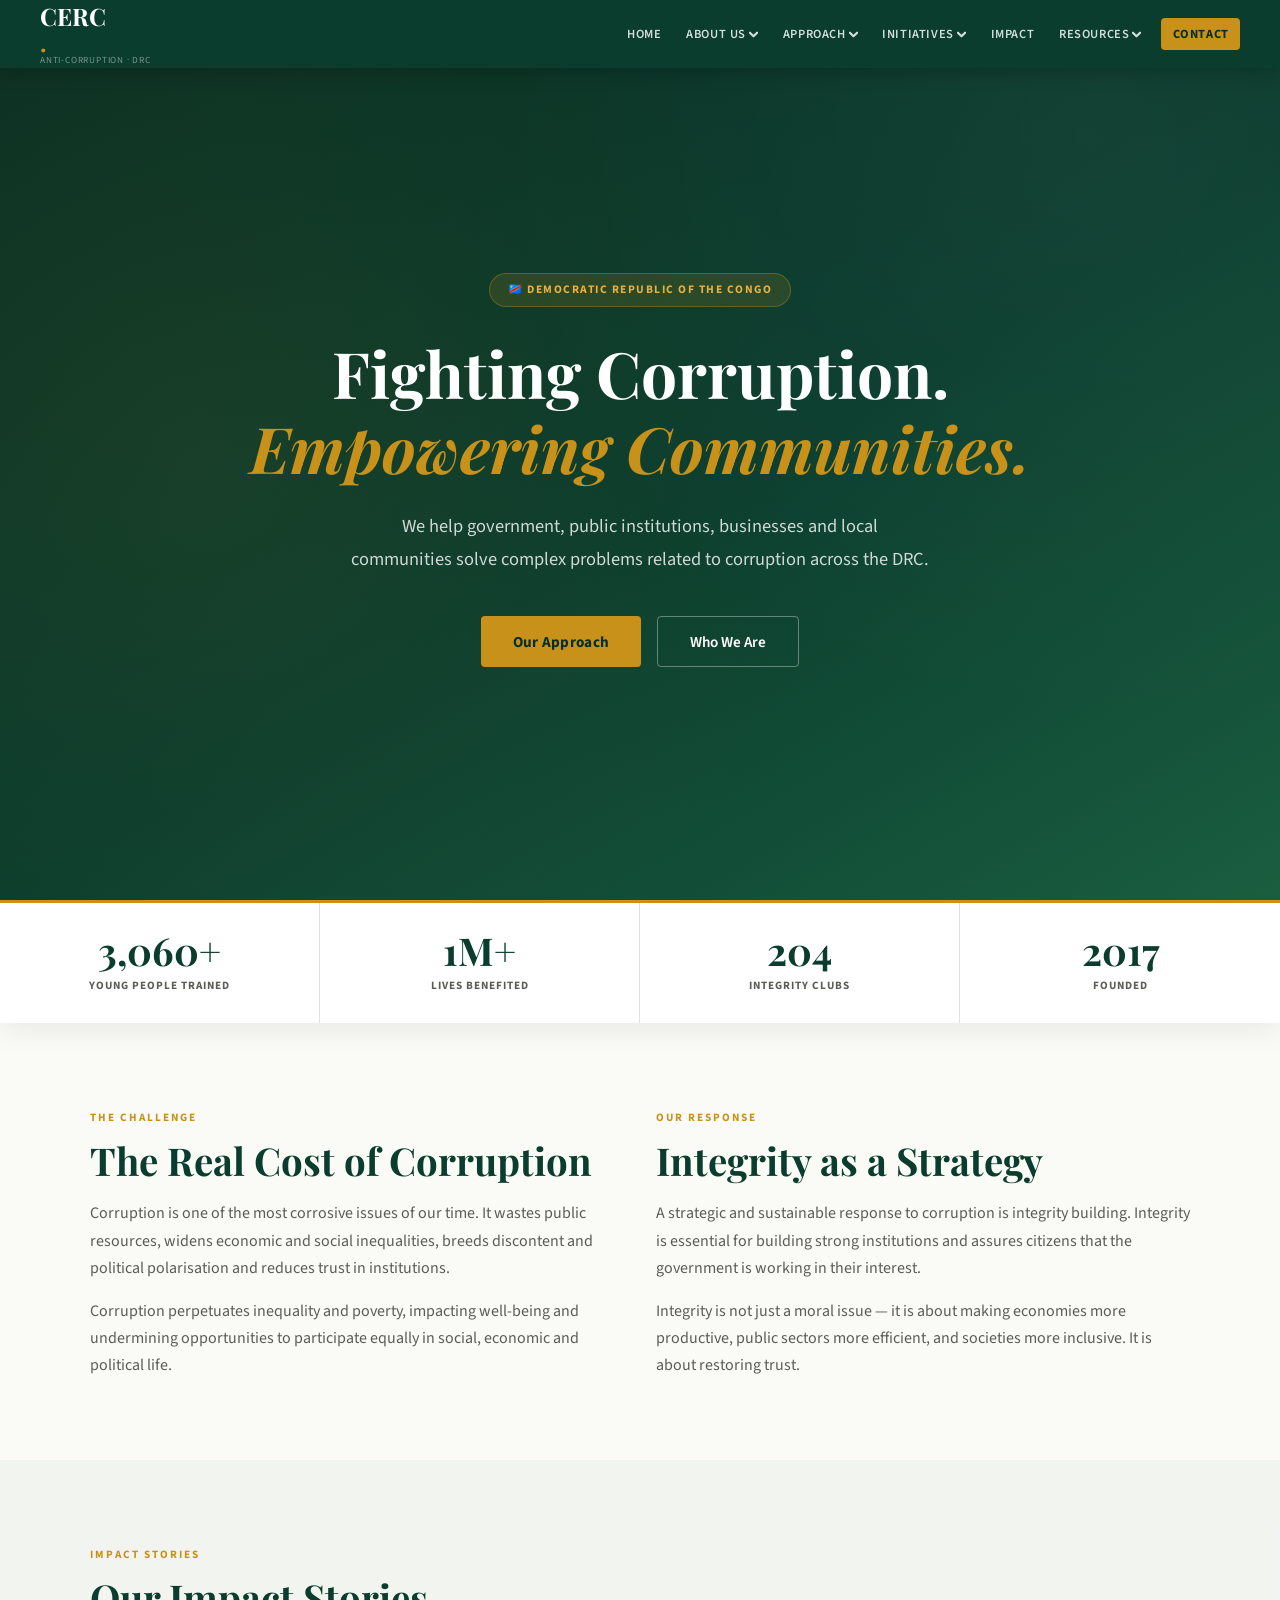
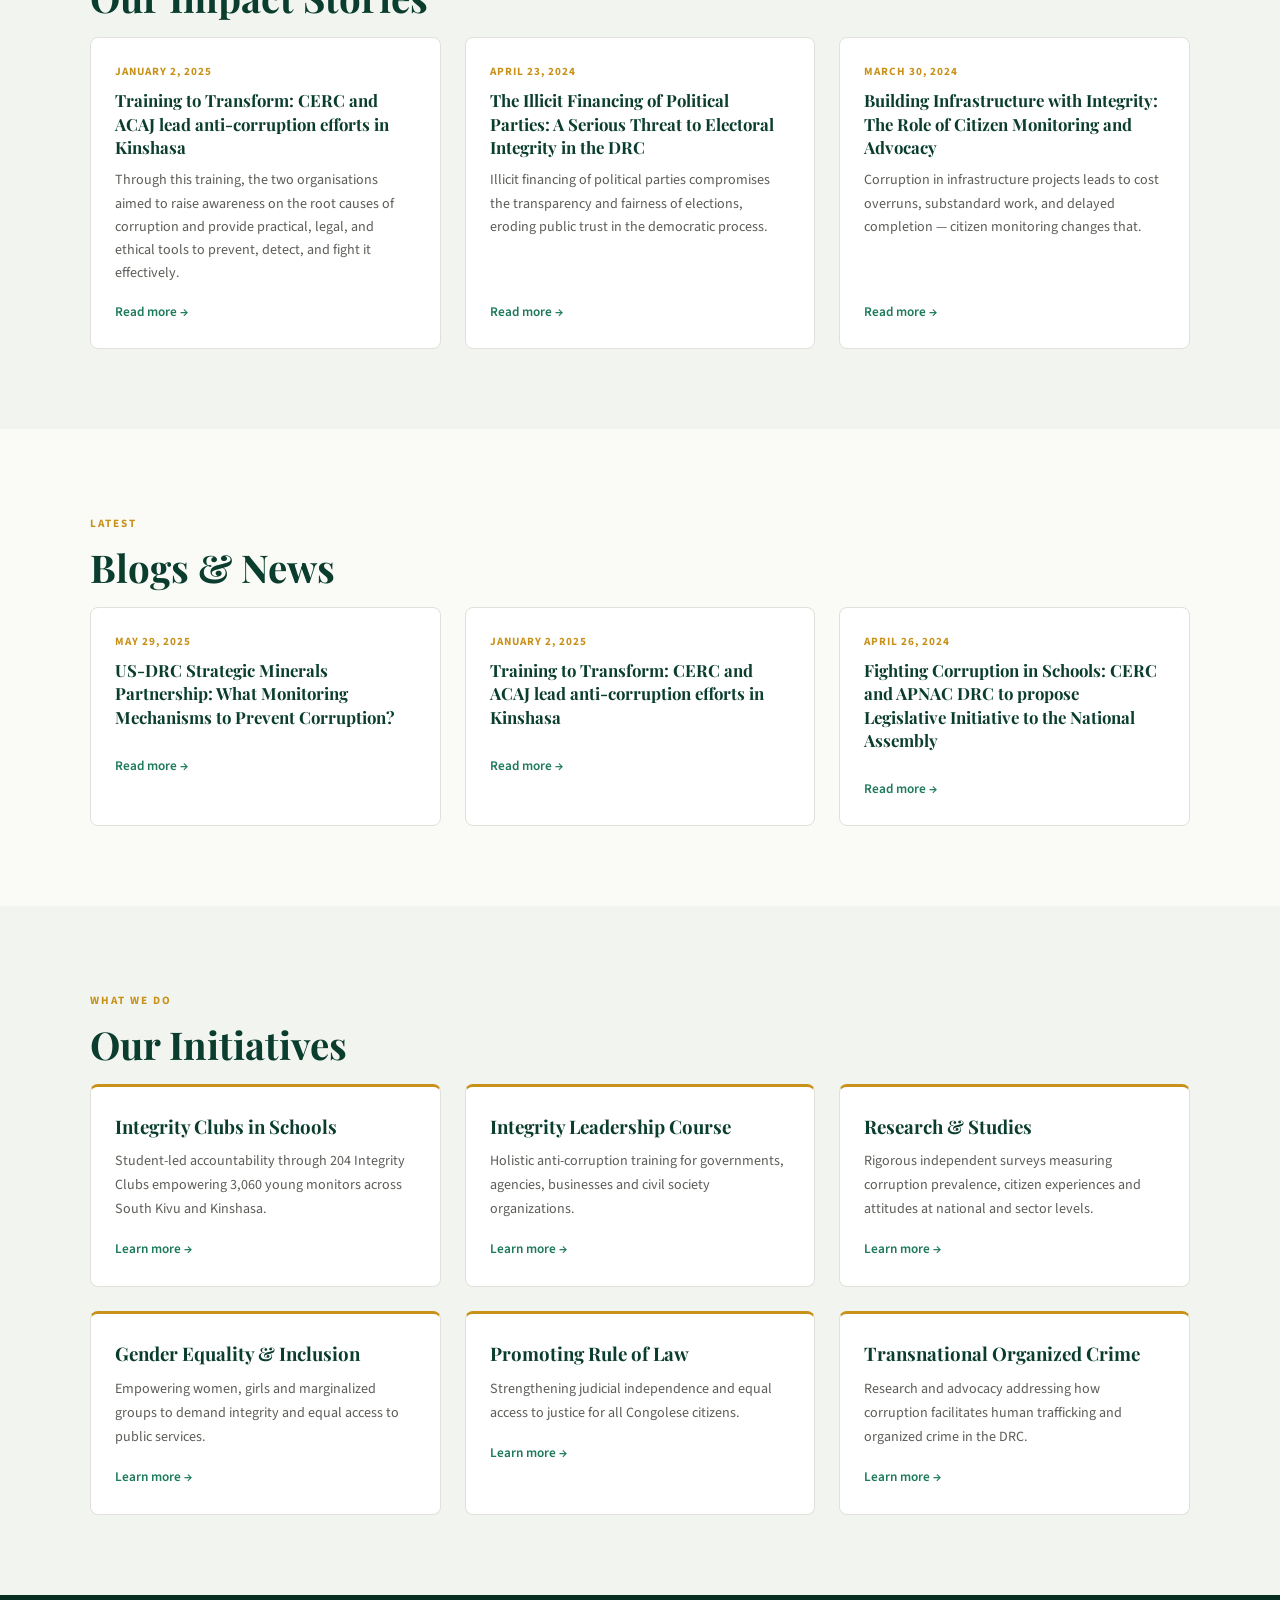
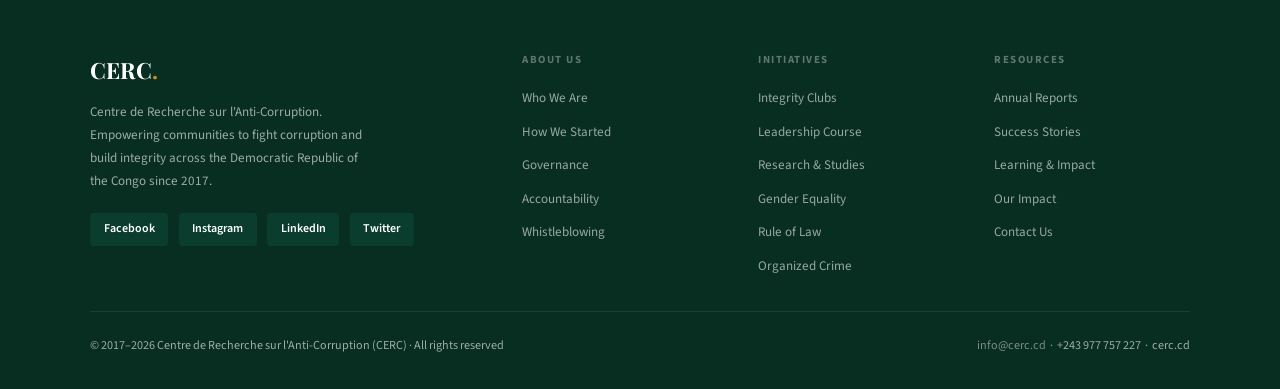
<file: cerc_website.html>
<!DOCTYPE html>
<html lang="en">
<head>
<meta charset="UTF-8">
<meta name="viewport" content="width=device-width, initial-scale=1.0">
<meta name="description" content="Centre de Recherche sur l'Anti-Corruption — Empowering communities to fight corruption and build integrity across the Democratic Republic of the Congo.">
<title>CERC – Centre de Recherche sur l'Anti-Corruption | DRC</title>
<link rel="preconnect" href="https://fonts.googleapis.com">
<link href="https://fonts.googleapis.com/css2?family=Playfair+Display:ital,wght@0,400;0,600;0,700;1,400&family=Source+Sans+3:wght@300;400;600;700&display=swap" rel="stylesheet">
<style>
*,*::before,*::after{box-sizing:border-box;margin:0;padding:0}
html{scroll-behavior:smooth}
body{font-family:'Source Sans 3',sans-serif;background:#FAFAF7;color:#1A1A18;line-height:1.7}
a{color:inherit;text-decoration:none}
ul{list-style:none}
button{cursor:pointer;font-family:inherit}
:root{
  --g1:#082E22;--g2:#0A3D2E;--g3:#145C45;--g4:#1D7A5A;
  --gold:#C8921A;--gold2:#E8B040;
  --cream:#FAFAF7;--white:#fff;
  --text:#1A1A18;--muted:#5C5C57;--border:#E2E0DA;
  --radius:8px;
}

/* NAV */
#nav{
  position:fixed;top:0;left:0;right:0;z-index:1000;
  background:var(--g2);height:68px;
  display:flex;align-items:center;justify-content:space-between;
  padding:0 clamp(1rem,4vw,2.5rem);
  box-shadow:0 2px 20px rgba(0,0,0,.25);
}
.nav-logo{font-family:'Playfair Display',serif;font-size:1.5rem;font-weight:700;color:#fff;cursor:pointer;display:flex;flex-direction:column;line-height:1.1}
.nav-logo span{color:var(--gold)}
.nav-logo small{font-family:'Source Sans 3',sans-serif;font-size:.58rem;color:rgba(255,255,255,.45);font-weight:400;letter-spacing:.8px;text-transform:uppercase}
.nav-menu{display:flex;align-items:center;gap:.15rem}
.nav-item{position:relative}
.nav-link{
  display:flex;align-items:center;gap:3px;
  color:rgba(255,255,255,.82);font-size:.78rem;font-weight:600;
  letter-spacing:.6px;text-transform:uppercase;
  padding:.45rem .7rem;border-radius:4px;
  background:none;border:none;white-space:nowrap;
  transition:color .2s,background .2s;
}
.nav-link:hover,.nav-link.active{color:var(--gold);background:rgba(255,255,255,.06)}
.nav-link svg{width:9px;height:9px;stroke:currentColor;fill:none;stroke-width:2.5;flex-shrink:0;transition:transform .2s}
.nav-item:hover .nav-link svg{transform:rotate(180deg)}
.dropdown{
  display:none;position:absolute;top:calc(100% + 6px);left:0;
  background:var(--g1);border:1px solid rgba(255,255,255,.1);
  border-radius:6px;min-width:230px;padding:.4rem 0;
  box-shadow:0 10px 40px rgba(0,0,0,.35);z-index:100;
}
.nav-item:hover .dropdown{display:block}
.dropdown a{
  display:block;padding:.6rem 1.1rem;font-size:.82rem;
  color:rgba(255,255,255,.75);transition:color .15s,background .15s;cursor:pointer;
}
.dropdown a:hover{color:var(--gold2);background:rgba(255,255,255,.06)}
.nav-cta{background:var(--gold)!important;color:var(--g1)!important;font-weight:700!important;margin-left:.4rem;border-radius:4px!important}
.nav-cta:hover{background:var(--gold2)!important;color:var(--g1)!important}
.hamburger{display:none;flex-direction:column;gap:5px;background:none;border:none;padding:.3rem}
.hamburger span{display:block;width:22px;height:2px;background:#fff;border-radius:1px;transition:all .3s}
.mobile-menu{
  display:none;position:fixed;top:68px;left:0;right:0;bottom:0;
  background:var(--g1);overflow-y:auto;z-index:999;padding:1rem 1.5rem 3rem;
}
.mobile-menu.open{display:block}
.m-item{border-bottom:1px solid rgba(255,255,255,.08)}
.m-link{display:block;padding:.85rem 0;color:rgba(255,255,255,.85);font-size:.88rem;font-weight:700;letter-spacing:.5px;text-transform:uppercase;cursor:pointer}
.m-sub{padding:.2rem 0 .8rem 1rem}
.m-sub a{display:block;padding:.4rem 0;color:rgba(255,255,255,.58);font-size:.83rem;cursor:pointer}

/* PAGES */
.page{display:none}
.page.active{display:block}

/* HERO */
.hero{
  min-height:100vh;
  background:linear-gradient(150deg,var(--g1) 0%,var(--g2) 55%,#1A5E40 100%);
  display:flex;flex-direction:column;align-items:center;justify-content:center;
  text-align:center;padding:100px clamp(1rem,5vw,4rem) 60px;
  position:relative;overflow:hidden;
}
.hero::before{
  content:'';position:absolute;inset:0;
  background:radial-gradient(circle at 15% 50%,rgba(200,146,26,.08) 0%,transparent 55%),
    radial-gradient(circle at 85% 15%,rgba(255,255,255,.04) 0%,transparent 45%);
  pointer-events:none;
}
.hero-badge{
  display:inline-flex;align-items:center;gap:.5rem;
  background:rgba(200,146,26,.15);border:1px solid rgba(200,146,26,.35);
  color:var(--gold2);padding:.4rem 1.1rem;border-radius:50px;
  font-size:.72rem;font-weight:700;letter-spacing:1.5px;text-transform:uppercase;
  margin-bottom:1.75rem;position:relative;
}
.hero h1{
  font-family:'Playfair Display',serif;
  font-size:clamp(2.2rem,5.5vw,4rem);color:#fff;
  font-weight:700;line-height:1.18;margin-bottom:1.5rem;
  max-width:800px;position:relative;
}
.hero h1 em{color:var(--gold);font-style:italic}
.hero p{
  font-size:clamp(1rem,1.8vw,1.15rem);color:rgba(255,255,255,.8);
  max-width:580px;margin:0 auto 2.5rem;line-height:1.8;position:relative;
}
.hero-actions{display:flex;gap:1rem;flex-wrap:wrap;justify-content:center;position:relative}
.btn-gold{background:var(--gold);color:var(--g1);padding:.85rem 2rem;border-radius:4px;font-weight:700;font-size:.95rem;border:none;letter-spacing:.3px;transition:background .2s,transform .15s;cursor:pointer}
.btn-gold:hover{background:var(--gold2);transform:translateY(-1px)}
.btn-outline-w{background:transparent;color:#fff;border:1.5px solid rgba(255,255,255,.35);padding:.85rem 2rem;border-radius:4px;font-weight:600;font-size:.95rem;transition:border-color .2s,background .2s;cursor:pointer}
.btn-outline-w:hover{border-color:#fff;background:rgba(255,255,255,.07)}

/* STATS BAR */
.stats-bar{display:grid;grid-template-columns:repeat(4,1fr);background:#fff;border-top:3px solid var(--gold);box-shadow:0 6px 30px rgba(0,0,0,.08)}
.stat-box{padding:1.75rem 1rem;text-align:center;border-right:1px solid var(--border)}
.stat-box:last-child{border-right:none}
.stat-num{font-family:'Playfair Display',serif;font-size:2.4rem;font-weight:700;color:var(--g2);line-height:1}
.stat-lbl{font-size:.7rem;color:var(--muted);font-weight:700;letter-spacing:1px;text-transform:uppercase;margin-top:.4rem}

/* LAYOUT */
.wrap{max-width:1100px;margin:0 auto;padding:0 clamp(1rem,4vw,2.5rem)}
.section{padding:5rem 0}
.section-alt{background:rgba(10,61,46,.03)}
.section-tag{display:inline-block;color:var(--gold);font-size:.7rem;font-weight:700;letter-spacing:2px;text-transform:uppercase;margin-bottom:.6rem}
.section-title{font-family:'Playfair Display',serif;font-size:clamp(1.7rem,3vw,2.5rem);color:var(--g2);font-weight:700;line-height:1.25;margin-bottom:1rem}
.section-lead{color:var(--muted);font-size:1.05rem;max-width:620px}

/* PAGE HERO */
.page-hero{background:linear-gradient(135deg,var(--g1) 0%,var(--g2) 100%);padding:8rem clamp(1rem,4vw,2.5rem) 4rem}
.page-hero .section-tag{color:var(--gold2)}
.page-hero h1{font-family:'Playfair Display',serif;font-size:clamp(1.9rem,4vw,3rem);color:#fff;font-weight:700;line-height:1.2;max-width:720px;margin:.4rem 0 1rem}
.page-hero p{font-size:1rem;color:rgba(255,255,255,.78);max-width:620px;line-height:1.8}

/* PROGRAM HERO */
.prog-hero{background:linear-gradient(135deg,var(--g1),var(--g3));padding:7.5rem clamp(1rem,4vw,2.5rem) 4rem;color:#fff}
.prog-hero .section-tag{color:var(--gold2)}
.prog-hero h1{font-family:'Playfair Display',serif;font-size:clamp(1.9rem,3.5vw,2.8rem);font-weight:700;line-height:1.25;max-width:700px;margin:.5rem 0 1rem}
.prog-hero p{font-size:1rem;color:rgba(255,255,255,.8);max-width:640px;line-height:1.8}

/* CARDS */
.card{background:#fff;border:1px solid var(--border);border-radius:var(--radius);padding:1.5rem}
.card-hover{transition:box-shadow .2s,transform .2s}
.card-hover:hover{box-shadow:0 8px 32px rgba(0,0,0,.09);transform:translateY(-3px)}
.grid-3{display:grid;grid-template-columns:repeat(auto-fit,minmax(280px,1fr));gap:1.5rem}
.grid-2{display:grid;grid-template-columns:repeat(auto-fit,minmax(300px,1fr));gap:2rem}
.grid-4{display:grid;grid-template-columns:repeat(auto-fit,minmax(200px,1fr));gap:1.25rem}

/* NEWS CARD */
.news-card{display:flex;flex-direction:column}
.news-date{font-size:.7rem;color:var(--gold);font-weight:700;letter-spacing:1px;text-transform:uppercase;margin-bottom:.5rem}
.news-card h3{font-family:'Playfair Display',serif;font-size:1.05rem;color:var(--g2);line-height:1.4;margin-bottom:.6rem}
.news-card p{font-size:.88rem;color:var(--muted);flex:1;line-height:1.65}
.read-link{display:inline-block;margin-top:1rem;color:var(--g4);font-weight:600;font-size:.83rem;transition:color .2s;cursor:pointer}
.read-link:hover{color:var(--gold)}

/* PULL QUOTE */
.pull-quote{border-left:4px solid var(--gold);padding:1rem 1.5rem;margin:2rem 0;background:rgba(200,146,26,.05);border-radius:0 6px 6px 0}
.pull-quote p{font-family:'Playfair Display',serif;font-size:1.1rem;font-style:italic;color:var(--g2);line-height:1.65}

/* GREEN / LIGHT BOX */
.green-box{background:var(--g2);color:#fff;border-radius:var(--radius);padding:2rem}
.green-box h3{font-family:'Playfair Display',serif;color:var(--gold2);font-size:1.2rem;margin-bottom:1rem}
.green-box ul{display:flex;flex-direction:column;gap:.75rem}
.green-box ul li{font-size:.92rem;color:rgba(255,255,255,.88);line-height:1.65;display:flex;gap:.75rem}
.green-box ul li::before{content:'◆';color:var(--gold);font-size:.6rem;margin-top:.45rem;flex-shrink:0}
.light-box{background:rgba(10,61,46,.05);border:1px solid rgba(10,61,46,.1);border-radius:var(--radius);padding:2rem}
.light-box h3{font-family:'Playfair Display',serif;color:var(--g2);font-size:1.2rem;margin-bottom:1rem}
.light-box ul{display:flex;flex-direction:column;gap:.75rem}
.light-box ul li{font-size:.92rem;color:var(--muted);line-height:1.65;display:flex;gap:.75rem}
.light-box ul li::before{content:'◆';color:var(--gold);font-size:.6rem;margin-top:.45rem;flex-shrink:0}

/* VALUE CARD */
.value-card{background:#fff;border:1px solid var(--border);border-left:4px solid var(--gold);border-radius:0 var(--radius) var(--radius) 0;padding:1.5rem}
.value-card h3{font-family:'Playfair Display',serif;color:var(--g2);font-size:1.05rem;margin-bottom:.5rem}
.value-card p{font-size:.88rem;color:var(--muted);line-height:1.65}

/* PILLAR */
.pillar{background:var(--g2);border-radius:var(--radius);padding:2rem;position:relative;overflow:hidden}
.pillar::before{content:attr(data-n);position:absolute;right:-8px;top:-8px;font-family:'Playfair Display',serif;font-size:5.5rem;font-weight:700;color:rgba(255,255,255,.05);line-height:1;pointer-events:none}
.pillar h3{font-family:'Playfair Display',serif;color:var(--gold2);font-size:1.1rem;margin-bottom:.75rem}
.pillar p{font-size:.88rem;color:rgba(255,255,255,.82);line-height:1.7}

/* IMPACT NUM */
.impact-num{background:var(--g2);color:#fff;border-radius:var(--radius);padding:1.5rem;text-align:center}
.impact-num .num{font-family:'Playfair Display',serif;font-size:2.2rem;font-weight:700;color:var(--gold2);line-height:1}
.impact-num .lbl{font-size:.72rem;color:rgba(255,255,255,.68);margin-top:.4rem;line-height:1.5}

/* GOVERNANCE */
.gov-block{background:#fff;border:1px solid var(--border);border-radius:var(--radius);padding:1.75rem;margin-bottom:1.25rem}
.gov-block h3{font-family:'Playfair Display',serif;color:var(--g2);font-size:1.15rem;margin-bottom:1rem;padding-bottom:.75rem;border-bottom:1px solid var(--border)}
.gov-list{display:flex;flex-direction:column;gap:.6rem}
.gov-list li{font-size:.9rem;color:var(--muted);line-height:1.65;display:flex;gap:.75rem}
.gov-list li::before{content:'→';color:var(--gold);font-weight:700;flex-shrink:0}

/* POLICY GRID */
.policy-grid{display:grid;grid-template-columns:repeat(auto-fill,minmax(235px,1fr));gap:.65rem;margin-top:1rem}
.policy-item{background:#fff;border:1px solid var(--border);border-radius:4px;padding:.65rem 1rem;font-size:.82rem;display:flex;align-items:center;gap:.5rem;color:var(--muted)}
.policy-item::before{content:'📄';font-size:.72rem;flex-shrink:0}

/* REPORT */
.report-year{background:#fff;border:1px solid var(--border);border-radius:var(--radius);padding:1.5rem;margin-bottom:1rem}
.report-year h3{font-family:'Playfair Display',serif;color:var(--g2);font-size:1.05rem;margin-bottom:.75rem}
.report-links{display:flex;flex-direction:column;gap:.5rem}
.report-links a{display:flex;align-items:center;gap:.5rem;color:var(--g3);font-size:.88rem;font-weight:600;transition:color .2s}
.report-links a:hover{color:var(--gold)}
.report-links a::before{content:'↓';color:var(--gold)}

/* CONTACT */
.contact-card{background:#fff;border:1px solid var(--border);border-radius:var(--radius);padding:2rem;display:flex;flex-direction:column;gap:1.25rem}
.c-item{display:flex;gap:1rem;align-items:flex-start}
.c-icon{width:40px;height:40px;border-radius:50%;background:rgba(10,61,46,.08);display:flex;align-items:center;justify-content:center;flex-shrink:0;font-size:1.1rem}
.c-item strong{display:block;color:var(--text);font-size:.95rem;margin-bottom:.1rem}
.c-item span,.c-item a{font-size:.88rem;color:var(--muted)}
.c-item a{color:var(--g3)}
.social-links{display:flex;gap:.65rem;flex-wrap:wrap}
.social-btn{display:inline-flex;align-items:center;gap:.4rem;background:var(--g2);color:#fff;padding:.5rem 1rem;border-radius:4px;font-size:.82rem;font-weight:600;transition:background .2s}
.social-btn:hover{background:var(--g3)}

/* FORM */
.form-field{display:flex;flex-direction:column;gap:.4rem}
.form-field label{font-size:.8rem;font-weight:700;color:var(--muted);letter-spacing:.3px;text-transform:uppercase}
.form-field input,.form-field select,.form-field textarea{
  width:100%;padding:.7rem .9rem;border:1px solid var(--border);border-radius:4px;
  font-family:inherit;font-size:.9rem;color:var(--text);background:#fff;
  outline:none;transition:border-color .2s;
}
.form-field input:focus,.form-field select:focus,.form-field textarea:focus{border-color:var(--g3)}
.form-field textarea{resize:vertical}

/* DIVIDER */
hr.div{border:none;border-top:1px solid var(--border);margin:2.5rem 0}

/* SCROLL TOP */
#scrollTop{position:fixed;bottom:2rem;right:2rem;z-index:900;background:var(--gold);color:var(--g1);width:42px;height:42px;border-radius:50%;border:none;font-size:1.1rem;font-weight:700;display:flex;align-items:center;justify-content:center;opacity:0;pointer-events:none;transition:opacity .3s,transform .2s}
#scrollTop.show{opacity:1;pointer-events:auto}
#scrollTop:hover{transform:translateY(-2px)}

/* FOOTER */
footer{background:var(--g1);color:rgba(255,255,255,.6);padding:3.5rem clamp(1rem,4vw,2.5rem) 2rem}
.footer-inner{display:grid;grid-template-columns:2fr 1fr 1fr 1fr;gap:2.5rem;max-width:1100px;margin:0 auto}
.footer-brand .logo{font-family:'Playfair Display',serif;font-size:1.4rem;font-weight:700;color:#fff}
.footer-brand .logo span{color:var(--gold)}
.footer-brand p{font-size:.82rem;margin-top:.75rem;line-height:1.75;max-width:280px}
.footer-col h4{font-size:.68rem;font-weight:700;letter-spacing:1.5px;text-transform:uppercase;color:rgba(255,255,255,.35);margin-bottom:.9rem}
.footer-col ul{display:flex;flex-direction:column;gap:.4rem}
.footer-col ul li a{font-size:.82rem;color:rgba(255,255,255,.58);transition:color .2s;cursor:pointer}
.footer-col ul li a:hover{color:var(--gold2)}
.footer-bottom{max-width:1100px;margin:2rem auto 0;padding-top:1.5rem;border-top:1px solid rgba(255,255,255,.08);display:flex;justify-content:space-between;align-items:center;flex-wrap:wrap;gap:.75rem;font-size:.76rem}
.footer-bottom a{color:rgba(255,255,255,.45);transition:color .2s}
.footer-bottom a:hover{color:var(--gold2)}

/* RESPONSIVE */
@media(max-width:960px){
  .stats-bar{grid-template-columns:repeat(2,1fr)}
  .stat-box:nth-child(2){border-right:none}
  .footer-inner{grid-template-columns:1fr 1fr;gap:2rem}
  .nav-menu{display:none}
  .hamburger{display:flex}
}
@media(max-width:600px){
  .stats-bar{grid-template-columns:1fr 1fr}
  .footer-inner{grid-template-columns:1fr}
  .hero h1{font-size:1.9rem}
  .footer-bottom{flex-direction:column;text-align:center}
}
</style>
</head>
<body>

<!-- NAVIGATION -->
<nav id="nav">
  <div class="nav-logo" onclick="show('home')">
    CERC<span>.</span>
    <small>Anti-Corruption · DRC</small>
  </div>
  <div class="nav-menu">
    <div class="nav-item"><button class="nav-link" onclick="show('home')">Home</button></div>
    <div class="nav-item">
      <button class="nav-link">About Us <svg viewBox="0 0 10 6"><path d="M1 1l4 4 4-4" stroke-linecap="round" stroke-linejoin="round"/></svg></button>
      <div class="dropdown">
        <a onclick="show('who')">Who We Are</a>
        <a onclick="show('started')">How We Started</a>
        <a onclick="show('governance')">Governance</a>
        <a onclick="show('accountability')">Our Accountability</a>
        <a onclick="show('whistleblowing')">Whistleblowing</a>
      </div>
    </div>
    <div class="nav-item">
      <button class="nav-link">Approach <svg viewBox="0 0 10 6"><path d="M1 1l4 4 4-4" stroke-linecap="round" stroke-linejoin="round"/></svg></button>
      <div class="dropdown">
        <a onclick="show('toc')">Theory of Change</a>
        <a onclick="show('youth')">Why Youth Matters</a>
        <a onclick="show('strategic')">Our Strategic Plan</a>
      </div>
    </div>
    <div class="nav-item">
      <button class="nav-link">Initiatives <svg viewBox="0 0 10 6"><path d="M1 1l4 4 4-4" stroke-linecap="round" stroke-linejoin="round"/></svg></button>
      <div class="dropdown">
        <a onclick="show('clubs')">Integrity Clubs in Schools</a>
        <a onclick="show('leadership')">Integrity Leadership Course</a>
        <a onclick="show('research')">Research &amp; Studies</a>
        <a onclick="show('gender')">Gender Equality &amp; Inclusion</a>
        <a onclick="show('ruleoflaw')">Promoting Rule of Law</a>
        <a onclick="show('untoc')">Transnational Organized Crime</a>
      </div>
    </div>
    <div class="nav-item"><button class="nav-link" onclick="show('impact')">Impact</button></div>
    <div class="nav-item">
      <button class="nav-link">Resources <svg viewBox="0 0 10 6"><path d="M1 1l4 4 4-4" stroke-linecap="round" stroke-linejoin="round"/></svg></button>
      <div class="dropdown">
        <a onclick="show('reports')">Annual Reports</a>
        <a onclick="show('stories')">Success Stories</a>
        <a onclick="show('learning')">Learning &amp; Impact</a>
      </div>
    </div>
    <div class="nav-item"><button class="nav-link nav-cta" onclick="show('contact')">Contact</button></div>
  </div>
  <button class="hamburger" id="hbg" onclick="toggleMobile()" aria-label="Toggle menu">
    <span></span><span></span><span></span>
  </button>
</nav>

<!-- MOBILE MENU -->
<div class="mobile-menu" id="mobileMenu">
  <div class="m-item"><span class="m-link" onclick="show('home');closeMobile()">Home</span></div>
  <div class="m-item">
    <span class="m-link">About Us</span>
    <div class="m-sub">
      <a onclick="show('who');closeMobile()">Who We Are</a>
      <a onclick="show('started');closeMobile()">How We Started</a>
      <a onclick="show('governance');closeMobile()">Governance</a>
      <a onclick="show('accountability');closeMobile()">Our Accountability</a>
      <a onclick="show('whistleblowing');closeMobile()">Whistleblowing</a>
    </div>
  </div>
  <div class="m-item">
    <span class="m-link">Approach</span>
    <div class="m-sub">
      <a onclick="show('toc');closeMobile()">Theory of Change</a>
      <a onclick="show('youth');closeMobile()">Why Youth Matters</a>
      <a onclick="show('strategic');closeMobile()">Our Strategic Plan</a>
    </div>
  </div>
  <div class="m-item">
    <span class="m-link">Initiatives</span>
    <div class="m-sub">
      <a onclick="show('clubs');closeMobile()">Integrity Clubs in Schools</a>
      <a onclick="show('leadership');closeMobile()">Integrity Leadership Course</a>
      <a onclick="show('research');closeMobile()">Research &amp; Studies</a>
      <a onclick="show('gender');closeMobile()">Gender Equality &amp; Inclusion</a>
      <a onclick="show('ruleoflaw');closeMobile()">Promoting Rule of Law</a>
      <a onclick="show('untoc');closeMobile()">Transnational Organized Crime</a>
    </div>
  </div>
  <div class="m-item"><span class="m-link" onclick="show('impact');closeMobile()">Impact</span></div>
  <div class="m-item">
    <span class="m-link">Resources</span>
    <div class="m-sub">
      <a onclick="show('reports');closeMobile()">Annual Reports</a>
      <a onclick="show('stories');closeMobile()">Success Stories</a>
      <a onclick="show('learning');closeMobile()">Learning &amp; Impact</a>
    </div>
  </div>
  <div class="m-item"><span class="m-link" onclick="show('contact');closeMobile()">Contact</span></div>
</div>

<button id="scrollTop" onclick="window.scrollTo({top:0,behavior:'smooth'})">↑</button>

<!-- ======================================================
     HOME
====================================================== -->
<div id="home" class="page active">
  <section class="hero">
    <div class="hero-badge">🇨🇩 Democratic Republic of the Congo</div>
    <h1>Fighting Corruption.<br><em>Empowering Communities.</em></h1>
    <p>We help government, public institutions, businesses and local communities solve complex problems related to corruption across the DRC.</p>
    <div class="hero-actions">
      <button class="btn-gold" onclick="show('toc')">Our Approach</button>
      <button class="btn-outline-w" onclick="show('who')">Who We Are</button>
    </div>
  </section>

  <div class="stats-bar">
    <div class="stat-box"><div class="stat-num">3,060+</div><div class="stat-lbl">Young People Trained</div></div>
    <div class="stat-box"><div class="stat-num">1M+</div><div class="stat-lbl">Lives Benefited</div></div>
    <div class="stat-box"><div class="stat-num">204</div><div class="stat-lbl">Integrity Clubs</div></div>
    <div class="stat-box"><div class="stat-num">2017</div><div class="stat-lbl">Founded</div></div>
  </div>

  <div class="section wrap">
    <div class="grid-2">
      <div>
        <span class="section-tag">The Challenge</span>
        <h2 class="section-title">The Real Cost of Corruption</h2>
        <p style="color:var(--muted);margin-bottom:1rem">Corruption is one of the most corrosive issues of our time. It wastes public resources, widens economic and social inequalities, breeds discontent and political polarisation and reduces trust in institutions.</p>
        <p style="color:var(--muted)">Corruption perpetuates inequality and poverty, impacting well-being and undermining opportunities to participate equally in social, economic and political life.</p>
      </div>
      <div>
        <span class="section-tag">Our Response</span>
        <h2 class="section-title">Integrity as a Strategy</h2>
        <p style="color:var(--muted);margin-bottom:1rem">A strategic and sustainable response to corruption is integrity building. Integrity is essential for building strong institutions and assures citizens that the government is working in their interest.</p>
        <p style="color:var(--muted)">Integrity is not just a moral issue — it is about making economies more productive, public sectors more efficient, and societies more inclusive. It is about restoring trust.</p>
      </div>
    </div>
  </div>

  <div class="section-alt">
    <div class="section wrap">
      <span class="section-tag">Impact Stories</span>
      <h2 class="section-title">Our Impact Stories</h2>
      <div class="grid-3">
        <div class="card card-hover news-card">
          <div class="news-date">January 2, 2025</div>
          <h3>Training to Transform: CERC and ACAJ lead anti-corruption efforts in Kinshasa</h3>
          <p>Through this training, the two organisations aimed to raise awareness on the root causes of corruption and provide practical, legal, and ethical tools to prevent, detect, and fight it effectively.</p>
          <span class="read-link" onclick="show('stories')">Read more →</span>
        </div>
        <div class="card card-hover news-card">
          <div class="news-date">April 23, 2024</div>
          <h3>The Illicit Financing of Political Parties: A Serious Threat to Electoral Integrity in the DRC</h3>
          <p>Illicit financing of political parties compromises the transparency and fairness of elections, eroding public trust in the democratic process.</p>
          <span class="read-link" onclick="show('stories')">Read more →</span>
        </div>
        <div class="card card-hover news-card">
          <div class="news-date">March 30, 2024</div>
          <h3>Building Infrastructure with Integrity: The Role of Citizen Monitoring and Advocacy</h3>
          <p>Corruption in infrastructure projects leads to cost overruns, substandard work, and delayed completion — citizen monitoring changes that.</p>
          <span class="read-link" onclick="show('stories')">Read more →</span>
        </div>
      </div>
    </div>
  </div>

  <div class="section wrap">
    <span class="section-tag">Latest</span>
    <h2 class="section-title">Blogs &amp; News</h2>
    <div class="grid-3">
      <div class="card card-hover news-card">
        <div class="news-date">May 29, 2025</div>
        <h3>US-DRC Strategic Minerals Partnership: What Monitoring Mechanisms to Prevent Corruption?</h3>
        <span class="read-link" onclick="show('learning')">Read more →</span>
      </div>
      <div class="card card-hover news-card">
        <div class="news-date">January 2, 2025</div>
        <h3>Training to Transform: CERC and ACAJ lead anti-corruption efforts in Kinshasa</h3>
        <span class="read-link" onclick="show('learning')">Read more →</span>
      </div>
      <div class="card card-hover news-card">
        <div class="news-date">April 26, 2024</div>
        <h3>Fighting Corruption in Schools: CERC and APNAC DRC to propose Legislative Initiative to the National Assembly</h3>
        <span class="read-link" onclick="show('learning')">Read more →</span>
      </div>
    </div>
  </div>

  <div class="section-alt">
    <div class="section wrap">
      <span class="section-tag">What We Do</span>
      <h2 class="section-title">Our Initiatives</h2>
      <div class="grid-3">
        <div class="card card-hover" style="border-top:3px solid var(--gold);cursor:pointer" onclick="show('clubs')">
          <h3 style="font-family:'Playfair Display',serif;color:var(--g2);margin-bottom:.5rem">Integrity Clubs in Schools</h3>
          <p style="font-size:.88rem;color:var(--muted)">Student-led accountability through 204 Integrity Clubs empowering 3,060 young monitors across South Kivu and Kinshasa.</p>
          <span class="read-link">Learn more →</span>
        </div>
        <div class="card card-hover" style="border-top:3px solid var(--gold);cursor:pointer" onclick="show('leadership')">
          <h3 style="font-family:'Playfair Display',serif;color:var(--g2);margin-bottom:.5rem">Integrity Leadership Course</h3>
          <p style="font-size:.88rem;color:var(--muted)">Holistic anti-corruption training for governments, agencies, businesses and civil society organizations.</p>
          <span class="read-link">Learn more →</span>
        </div>
        <div class="card card-hover" style="border-top:3px solid var(--gold);cursor:pointer" onclick="show('research')">
          <h3 style="font-family:'Playfair Display',serif;color:var(--g2);margin-bottom:.5rem">Research &amp; Studies</h3>
          <p style="font-size:.88rem;color:var(--muted)">Rigorous independent surveys measuring corruption prevalence, citizen experiences and attitudes at national and sector levels.</p>
          <span class="read-link">Learn more →</span>
        </div>
        <div class="card card-hover" style="border-top:3px solid var(--gold);cursor:pointer" onclick="show('gender')">
          <h3 style="font-family:'Playfair Display',serif;color:var(--g2);margin-bottom:.5rem">Gender Equality &amp; Inclusion</h3>
          <p style="font-size:.88rem;color:var(--muted)">Empowering women, girls and marginalized groups to demand integrity and equal access to public services.</p>
          <span class="read-link">Learn more →</span>
        </div>
        <div class="card card-hover" style="border-top:3px solid var(--gold);cursor:pointer" onclick="show('ruleoflaw')">
          <h3 style="font-family:'Playfair Display',serif;color:var(--g2);margin-bottom:.5rem">Promoting Rule of Law</h3>
          <p style="font-size:.88rem;color:var(--muted)">Strengthening judicial independence and equal access to justice for all Congolese citizens.</p>
          <span class="read-link">Learn more →</span>
        </div>
        <div class="card card-hover" style="border-top:3px solid var(--gold);cursor:pointer" onclick="show('untoc')">
          <h3 style="font-family:'Playfair Display',serif;color:var(--g2);margin-bottom:.5rem">Transnational Organized Crime</h3>
          <p style="font-size:.88rem;color:var(--muted)">Research and advocacy addressing how corruption facilitates human trafficking and organized crime in the DRC.</p>
          <span class="read-link">Learn more →</span>
        </div>
      </div>
    </div>
  </div>
</div>

<!-- ======================================================
     WHO WE ARE
====================================================== -->
<div id="who" class="page">
  <div class="page-hero">
    <div class="wrap">
      <span class="section-tag">About CERC</span>
      <h1>Who We Are</h1>
      <p>The Centre de Recherche sur l'Anti-Corruption — a DRC-registered NGO committed to transparency, accountability, and ethical conduct across the Congo.</p>
    </div>
  </div>
  <div class="section wrap">
    <p style="color:var(--muted);font-size:1.05rem;margin-bottom:2.5rem">CERC is a DRC-registered organization committed to promoting transparency, accountability, and ethical conduct within communities. Through various initiatives, CERC seeks to empower individuals to demand integrity in public services, fostering a culture of accountability and combating corruption at the grassroots level. It has emerged as a pioneer in introducing creative approaches to promote social accountability and anti-corruption efforts in education and health sectors in South-Kivu, North-Kivu and Kinshasa.</p>

    <div class="grid-2" style="margin-bottom:2.5rem">
      <div class="green-box">
        <h3>Our Mission</h3>
        <ul>
          <li>Advance knowledge on the causes and consequences of corruption and support the development of new anti-corruption policies and initiatives in the DRC.</li>
          <li>Empower young people with skills and tools to create positive change towards more accountable, open and inclusive institutions and public services.</li>
        </ul>
      </div>
      <div class="light-box">
        <h3>Our Vision</h3>
        <p style="color:var(--muted);font-size:.9rem;margin-bottom:.75rem">CERC is working towards a Congo in which:</p>
        <ul>
          <li>Government, public institutions, politics, businesses and civil society are free from corruption.</li>
          <li>Young people are empowered with knowledge and skills to take action to claim and defend their rights.</li>
          <li>Barriers to meaningful participation are removed and equitable partnerships are encouraged.</li>
          <li>Youth leadership capacity emerges to hold governments accountable to the needs and aspirations of citizens.</li>
        </ul>
      </div>
    </div>

    <hr class="div">
    <h2 class="section-title">Our Values</h2>
    <div class="grid-2" style="margin-top:1.5rem">
      <div class="value-card">
        <h3>Equality &amp; Non-discrimination</h3>
        <p>We affirm our commitment to equality, social justice, and respect for human dignity for all. We work to overcome imbalances in power and do not discriminate based on race, religion, ability, age, sex, gender identity or social status. We take action to prevent violence, discrimination, and harassment in all their forms.</p>
      </div>
      <div class="value-card">
        <h3>Meaningful Participation</h3>
        <p>Meaningful participation is a fundamental right and a key ingredient in achieving empowerment and the realization of all human rights. We intentionally create opportunities for participation and build capacity of those who face barriers, viewing stakeholders as key agents of change — not mere recipients.</p>
      </div>
      <div class="value-card">
        <h3>Accountability</h3>
        <p>We are accountable to our stakeholders and the beneficiaries of our actions. We maintain a high level of integrity and transparency, respect our commitments, communicate our expectations clearly, and recognize and learn from mistakes.</p>
      </div>
      <div class="value-card">
        <h3>Mutual Respect &amp; Trust</h3>
        <p>We respect and trust each other and those with whom we work. We listen to and try to understand our colleagues, partners, and others. Our openness and transparency build confidence and contribute to the fulfilment of our mission.</p>
      </div>
      <div class="value-card">
        <h3>Equitable Partnership</h3>
        <p>Collaboration is fundamental to the success of our mission. We develop strategic alliances based on shared vision and priorities, recognizing that equitable partnerships require investments of time and energy, and that open dialogue is critical to address power dynamics.</p>
      </div>
      <div class="value-card">
        <h3>Innovation</h3>
        <p>We seek to be at the forefront of integrity and anti-corruption education practice to be better equipped to respond to the evolving needs in the communities where we work. We strive to make use of new technological advances to enhance the reach and impact of our programs.</p>
      </div>
    </div>
  </div>
</div>

<!-- ======================================================
     HOW WE STARTED
====================================================== -->
<div id="started" class="page">
  <div class="page-hero">
    <div class="wrap">
      <span class="section-tag">Our History</span>
      <h1>How We Started</h1>
      <p>Founded in April 2017 in the Democratic Republic of the Congo with a clear mission: use integrity as a sustainable response to corruption.</p>
    </div>
  </div>
  <div class="section wrap">
    <div class="pull-quote">
      <p>"How can integrity be a sustainable response to conflict and instability in eastern Congo?"</p>
    </div>
    <p style="color:var(--muted);margin-bottom:1.75rem">CERC was founded in April 2017 to find answers to three fundamental questions that lie at the heart of our work:</p>
    <div class="grid-3" style="margin-bottom:2.5rem">
      <div class="card" style="border-top:3px solid var(--gold)"><p style="font-size:.92rem;color:var(--muted);line-height:1.7">How can communities obtain better services using integrity?</p></div>
      <div class="card" style="border-top:3px solid var(--gold)"><p style="font-size:.92rem;color:var(--muted);line-height:1.7">How can we teach integrity to equip the next generation of leaders to say no to corruption?</p></div>
      <div class="card" style="border-top:3px solid var(--gold)"><p style="font-size:.92rem;color:var(--muted);line-height:1.7">How can integrity be a sustainable response to conflict and instability in eastern Congo?</p></div>
    </div>
    <p style="color:var(--muted);margin-bottom:1rem">We began to address these challenging questions by focusing our attention on research and investment in education and training for young people, helping them develop the skills to hold their leaders accountable, cultivating a new generation of ethical leaders, and combating inefficient and corrupt public services and infrastructure projects in their communities.</p>
    <p style="color:var(--muted);margin-bottom:2.5rem">By 2022, we had reached <strong>3,060 young people</strong> through our investment in education and training. They are now joining forces to monitor vital projects and services in their communities and working with their leaders to solve problems identified through community monitoring. Their work has benefited over <strong>a million lives</strong> in our coverage areas.</p>
    <div class="grid-4">
      <div class="impact-num"><div class="num">3,060+</div><div class="lbl">Young People Reached</div></div>
      <div class="impact-num"><div class="num">1M+</div><div class="lbl">Lives Benefited</div></div>
      <div class="impact-num"><div class="num">204</div><div class="lbl">Schools Monitored</div></div>
      <div class="impact-num"><div class="num">2017</div><div class="lbl">Year Founded</div></div>
    </div>
  </div>
</div>

<!-- ======================================================
     GOVERNANCE
====================================================== -->
<div id="governance" class="page">
  <div class="page-hero">
    <div class="wrap">
      <span class="section-tag">Transparency</span>
      <h1>Good Governance</h1>
      <p>Our governing structure is transparent and conforms to relevant laws. We seek to follow the principles of best practices in governance.</p>
    </div>
  </div>
  <div class="section wrap">
    <div class="gov-block">
      <h3>Governing Structure</h3>
      <ul class="gov-list">
        <li>A governing body which supervises and evaluates the executive director and oversees program and budgetary matters. It defines overall strategy, ensures resources are used efficiently, performance is measured, and financial integrity is assured.</li>
        <li>Written procedures determining the appointment, responsibilities, and terms of members of the governing body, preventing and managing conflicts of interest.</li>
        <li>A regular general meeting with the authority to appoint and replace members of the governing body.</li>
      </ul>
    </div>
    <div class="gov-block">
      <h3>Professional Management</h3>
      <ul class="gov-list">
        <li><strong>Financial Controls:</strong> Internal financial control procedures ensure all funds are used effectively and minimize the risk of misuse, following best practices in financial management.</li>
        <li><strong>Evaluation:</strong> Defined evaluation procedures for boards, staff, programs, and projects based on mutual accountability, seeking to improve effectiveness on an ongoing basis.</li>
        <li><strong>Partners:</strong> Organizational integrity includes ensuring partners meet the highest standards of honesty and accountability, with no dealings with organizations involved in illegal or unethical practices.</li>
        <li><strong>Human Resources:</strong> HR policies conform fully with international and national labor regulations, applying best voluntary sector practices for employee rights, health and work/life balance.</li>
        <li><strong>Anti-Bribery:</strong> HR policies specifically prohibit acts of bribery or corruption by staff or any persons working for, or on behalf of, the organization.</li>
        <li><strong>Whistleblowers:</strong> Staff members are encouraged to draw management's attention to activities that may not comply with the law or our mission and commitments.</li>
      </ul>
    </div>
    <div class="gov-block">
      <h3>Our Policies &amp; Regulations</h3>
      <p style="font-size:.88rem;color:var(--muted);margin-bottom:1rem">As a small organization, we are committed to sharing our policies for your use. Feel free to use and contextualize them for your organizational needs.</p>
      <div class="policy-grid">
        <div class="policy-item">001 – Human Resources Policy</div>
        <div class="policy-item">002 – Administrative, Financial &amp; Procurement Policy</div>
        <div class="policy-item">003 – General Risk Management Policy</div>
        <div class="policy-item">004 – Travel Policy</div>
        <div class="policy-item">005 – Environment Protection Policy</div>
        <div class="policy-item">006 – Safeguarding Policy</div>
        <div class="policy-item">007 – Gender Equality &amp; Social Inclusion Policy</div>
        <div class="policy-item">008 – Data Protection Policy</div>
        <div class="policy-item">009 – Social Media Policy</div>
        <div class="policy-item">010 – Human Trafficking Policy</div>
        <div class="policy-item">011 – Recruitment &amp; Staff Evaluation Policy</div>
        <div class="policy-item">011.2 – CERC Organogram</div>
        <div class="policy-item">012 – Anti-Corruption &amp; Gift Policy</div>
        <div class="policy-item">013 – Anti-Harassment Policy &amp; Complaint Procedure</div>
        <div class="policy-item">014 – Conflicts of Interest Policy</div>
        <div class="policy-item">015 – Redundancy Policy &amp; Procedures</div>
        <div class="policy-item">016 – Policy on Counting People in Programs</div>
        <div class="policy-item">018 – Funding Policy</div>
      </div>
    </div>
    <div class="gov-block">
      <h3>Bylaws &amp; Membership Policy</h3>
      <ul class="gov-list">
        <li>001 – Bylaws</li>
        <li>002 – Membership Policy</li>
      </ul>
    </div>
  </div>
</div>

<!-- ======================================================
     ACCOUNTABILITY
====================================================== -->
<div id="accountability" class="page">
  <div class="page-hero">
    <div class="wrap">
      <span class="section-tag">Transparency</span>
      <h1>Our Accountability</h1>
      <p>CERC is committed to openness, transparency and honesty about its structures, objectives, policies and activities.</p>
    </div>
  </div>
  <div class="section wrap">
    <p style="color:var(--muted);margin-bottom:2.5rem">Our legitimacy is derived from the quality of our work, and the recognition and support of the people with, and for whom, we work, in addition to our donors and the wider public. CERC communicates actively to stakeholders and makes information publicly available. Transparency and accountability are essential to good governance: wherever we operate, we seek to ensure that the high standards which we demand of others are also respected in our own organization.</p>
    <div class="grid-2">
      <div class="gov-block">
        <h3>Our Funding Sources</h3>
        <p style="font-size:.9rem;color:var(--muted);margin-bottom:.75rem">We are a not-for-profit entity funded by donations from our supporters and grants from philanthropic organizations. A full list of our funders is available on our partners page.</p>
        <p style="font-size:.88rem;color:var(--muted)">For more information: <a href="mailto:donate@cerc.cd" style="color:var(--g3)">donate@cerc.cd</a></p>
      </div>
      <div class="gov-block">
        <h3>Our Finance</h3>
        <p style="font-size:.9rem;color:var(--muted);margin-bottom:.75rem">Trust and transparency is very important to us. CERC is committed to ensuring all information about how we raise, spend and protect our funds is clear and accurate. CERC's accounts are independently audited in accordance with International Standards on Auditing.</p>
        <span class="read-link" onclick="show('reports')" style="cursor:pointer">Download Annual Reports →</span>
      </div>
      <div class="gov-block">
        <h3>Our Anti-Corruption Policy</h3>
        <p style="font-size:.9rem;color:var(--muted)">In 2017, CERC adopted an anti-corruption policy. In December 2020, CERC revised its policy to align it to evolving best practices of accountability in the non-profit sector. The policy's goal is to prevent fraud and corruption in CERC-supported projects, and in contracts at the local and national levels.</p>
      </div>
      <div class="gov-block">
        <h3>Whistleblowing Policy</h3>
        <p style="font-size:.9rem;color:var(--muted);margin-bottom:.75rem">Our Whistleblowing policy supports staff and stakeholders to speak up about unacceptable behaviour and wrongdoing. For those who don't feel able to report through standard channels, there is an independent, confidential reporting mechanism.</p>
        <span class="read-link" onclick="show('whistleblowing')" style="cursor:pointer">Learn more →</span>
      </div>
      <div class="gov-block" style="grid-column:1/-1">
        <h3>Safeguarding &amp; Child Protection</h3>
        <p style="font-size:.9rem;color:var(--muted)">CERC's clear and unequivocal safeguarding policy aims to make sure no child or young person associated with CERC comes to any harm. CERC has a zero-tolerance policy for bullying, discriminatory behaviour, and sexual harassment, as set out in our Child Protection Policy.</p>
      </div>
    </div>
    <hr class="div">
    <h3 style="font-family:'Playfair Display',serif;color:var(--g2);font-size:1.2rem;margin-bottom:1rem">Our Policies &amp; Regulations</h3>
    <div class="policy-grid">
      <div class="policy-item">001 – Human Resources Policy</div>
      <div class="policy-item">002 – Administrative &amp; Financial Policy</div>
      <div class="policy-item">003 – Risk Management Policy</div>
      <div class="policy-item">004 – Travel Policy</div>
      <div class="policy-item">005 – Environment Protection Policy</div>
      <div class="policy-item">006 – Safeguarding Policy</div>
      <div class="policy-item">007 – Gender Equality &amp; SOGI Policy</div>
      <div class="policy-item">008 – Data Protection Policy</div>
      <div class="policy-item">009 – Social Media Policy</div>
      <div class="policy-item">010 – Human Trafficking Policy</div>
      <div class="policy-item">011 – Recruitment &amp; Evaluation Policy</div>
      <div class="policy-item">012 – Anti-Corruption &amp; Gift Policy</div>
      <div class="policy-item">013 – Anti-Harassment Policy</div>
      <div class="policy-item">014 – Conflicts of Interest Policy</div>
      <div class="policy-item">015 – Redundancy Policy</div>
      <div class="policy-item">016 – Policy on Counting People</div>
      <div class="policy-item">018 – Funding Policy</div>
    </div>
  </div>
</div>

<!-- ======================================================
     WHISTLEBLOWING
====================================================== -->
<div id="whistleblowing" class="page">
  <div class="page-hero">
    <div class="wrap">
      <span class="section-tag">Accountability</span>
      <h1>Whistleblowing Policy</h1>
      <p>CERC is seriously committed to maintaining practices of internal accountability and providing safe, confidential channels to report wrongdoing.</p>
    </div>
  </div>
  <div class="section wrap">
    <p style="color:var(--muted);margin-bottom:2rem">The Centre de Recherche sur l'Anti-Corruption requires all its employees to abide by all laws, rules and regulations applicable to it — both in the Democratic Republic of the Congo and in each province to which its operations extend — and to conduct its activities in accordance with the highest ethical standards of integrity, as set forth in its Code of Conduct. This policy outlines a procedure to enable all individuals associated with CERC to voice concerns in a responsible and effective manner.</p>
    <div class="grid-3" style="margin-bottom:2.5rem">
      <div class="gov-block" style="margin-bottom:0">
        <h3>Who Can Report</h3>
        <ul class="gov-list">
          <li>Staff members and consultants</li>
          <li>Board members and grantees</li>
          <li>Partners and volunteers</li>
          <li>Members of the public</li>
        </ul>
      </div>
      <div class="gov-block" style="margin-bottom:0">
        <h3>What to Report</h3>
        <ul class="gov-list">
          <li>Violations of applicable laws or ethical obligations</li>
          <li>Fraudulent or dishonest use or misuse of resources or property</li>
          <li>Activities that may not comply with the law or CERC's mission</li>
        </ul>
      </div>
      <div class="gov-block" style="margin-bottom:0">
        <h3>How to Report</h3>
        <ul class="gov-list">
          <li>Report to the Executive Director through standard channels</li>
          <li>Report directly to the Board of Directors if uncomfortable with standard channels</li>
          <li>Reports accepted in writing, by email, or orally</li>
          <li>Anonymous reports are accepted and will be investigated</li>
        </ul>
      </div>
    </div>
    <div class="green-box" style="margin-bottom:2rem">
      <h3>Protection Against Retaliation</h3>
      <ul>
        <li>CERC staff, consultants, board members, grantees, partners, and volunteers may not retaliate against a whistleblower for reporting activity believed to be illegal, fraudulent, dishonest or unethical.</li>
        <li>Prohibited retaliation includes threats of physical harm, loss of job, punitive work assignments, or impact on salary or fees.</li>
        <li>Whistleblowers who believe they have been retaliated against may file a written complaint with the President of the Board. All complaints will be promptly investigated.</li>
        <li>All information provided will be treated in full confidence by CERC, except where legal obligation requires disclosure to public authorities.</li>
      </ul>
    </div>
    <div class="gov-block" style="margin-bottom:0">
      <h3>Contact for Reporting</h3>
      <p style="font-size:.9rem;color:var(--muted)">Contact us at <a href="mailto:info@cerc.cd" style="color:var(--g3);font-weight:600">info@cerc.cd</a> or call <a href="tel:+243977757227" style="color:var(--g3);font-weight:600">+243 977 757 227</a>. The appointment of new Protection and Safeguarding Focal Points is scheduled at the next General Membership Meeting.</p>
    </div>
  </div>
</div>

<!-- ======================================================
     THEORY OF CHANGE
====================================================== -->
<div id="toc" class="page">
  <div class="page-hero">
    <div class="wrap">
      <span class="section-tag">Approach</span>
      <h1>Theory of Change</h1>
      <p>A holistic approach to promoting integrity through knowledge &amp; capacity-building, movement building, and influencing decision-makers.</p>
    </div>
  </div>
  <div class="section wrap">
    <div class="pull-quote">
      <p>Development works best when young people participate in community problem solving — when young people work with their leaders to ensure their needs are met and public commitments are fulfilled.</p>
    </div>
    <p style="color:var(--muted);margin-bottom:2.5rem">CERC partners with young people to capture critical insights on governance and accountability issues and provide them with knowledge, skills, and tools to design and implement solutions.</p>
    <h2 class="section-title" style="margin-bottom:1.5rem">How It Works</h2>
    <div class="grid-3">
      <div class="pillar" data-n="01">
        <h3>Give Young People a Stake in Their Communities</h3>
        <p>Our programs help young people engage in the planning and monitoring of government programs in their communities. Young people gain and share knowledge to help communities make decisions, along with the skills to constructively engage with authorities and hold public officials accountable. Increased youth participation means more public oversight and less opportunity for corruption.</p>
      </div>
      <div class="pillar" data-n="02">
        <h3>Community Feedback Mechanisms</h3>
        <p>For effective accountability, young people need standards, indicators, and monitoring frameworks. Our programs use community monitoring on the quality of services using citizen reports, community scorecards, citizen budget monitoring, expenditure tracking, and media pressure to produce data that assesses performance.</p>
      </div>
      <div class="pillar" data-n="03">
        <h3>Connecting Youth with Local Governments</h3>
        <p>Our programs encourage dialogue between young people and their governments. Many focus on improving citizen feedback to service providers, supported by hard evidence and data and preparation of authorities to receive citizen feedback. The result is better communication, better decision-making, and better development outcomes.</p>
      </div>
    </div>
  </div>
</div>

<!-- ======================================================
     WHY YOUTH MATTERS
====================================================== -->
<div id="youth" class="page">
  <div class="page-hero">
    <div class="wrap">
      <span class="section-tag">Approach</span>
      <h1>Why Youth Matters</h1>
      <p>We believe that communities cannot thrive if they fail to offer a bright future for younger generations.</p>
    </div>
  </div>
  <div class="section wrap">
    <div class="grid-2" style="margin-bottom:2.5rem">
      <div class="value-card">
        <h3>Mobile &amp; Dynamic</h3>
        <p>Young people are more mobile and dynamic. We can develop their know-how and their ability to make decisions in order to generate new ways to support local development.</p>
      </div>
      <div class="value-card">
        <h3>Agents of Change</h3>
        <p>Young people are often marginalized by hierarchical, opaque and unequal decision-making structures and are better placed to change these systems if they have the tools, knowledge and resources they need.</p>
      </div>
      <div class="value-card">
        <h3>The Majority</h3>
        <p>More than half of the Congolese population is now under 40 years old. It is imperative to engage this group in the development of a system that works better for them.</p>
      </div>
      <div class="value-card">
        <h3>Connected &amp; Collaborative</h3>
        <p>Young people today are more connected than ever thanks to the tools that allow them to discuss, share and collaborate — offering an unprecedented comparative perspective and enabling replication of good practices.</p>
      </div>
    </div>
    <div class="green-box">
      <h3>Supporting UN Sustainable Development Goal 16</h3>
      <ul>
        <li>Target 16.3: Promote the rule of law and ensure equal access to justice</li>
        <li>Target 16.4: Combat organized crime and illicit financial and arms flows</li>
        <li>Target 16.5: Substantially reduce corruption and bribery</li>
        <li>Target 16.6: Develop effective, accountable and transparent institutions</li>
        <li>Target 16.7: Ensure responsive, inclusive and representative decision-making</li>
        <li>Target 16.8: Strengthen the participation in global governance</li>
        <li>Target 16.9: Provide universal legal identity</li>
        <li>Target 16.10: Ensure public access to information and protect fundamental freedoms</li>
        <li>Target 16.a: Strengthen national institutions to prevent violence and combat crime and terrorism</li>
        <li>Target 16.b: Promote and enforce non-discriminatory laws and policies</li>
      </ul>
    </div>
  </div>
</div>

<!-- ======================================================
     STRATEGIC PLAN
====================================================== -->
<div id="strategic" class="page">
  <div class="page-hero">
    <div class="wrap">
      <span class="section-tag">Approach</span>
      <h1>Our Strategic Plan</h1>
      <p>Four prioritized strategic goals, each reinforcing the others, to create lasting change across Congolese society.</p>
    </div>
  </div>
  <div class="section wrap">
    <p style="color:var(--muted);margin-bottom:1.5rem">For the next five years, we are going to focus on four prioritized and strategic goals. To achieve all of them, we must perceive them as a single integrated activity, each reinforcing the others. These four activities will have an impact on four key areas of Congolese society: the people, values, institutions, and laws.</p>
    <div class="pull-quote">
      <p>As our movement against corruption grows, CERC will play roles in a variety of capacities. Working together, building coalitions and creating constructive engagement will be our guiding principles.</p>
    </div>
    <div class="grid-4" style="margin:2rem 0">
      <div class="impact-num"><div class="num" style="font-size:1.5rem">People</div><div class="lbl">Empowering individuals to demand integrity and act with honesty</div></div>
      <div class="impact-num"><div class="num" style="font-size:1.5rem">Values</div><div class="lbl">Cultivating ethical leadership and integrity culture in the DRC</div></div>
      <div class="impact-num"><div class="num" style="font-size:1.5rem">Institutions</div><div class="lbl">Building transparent, accountable and effective public institutions</div></div>
      <div class="impact-num"><div class="num" style="font-size:1.5rem">Laws</div><div class="lbl">Advocating for strong, enforceable anti-corruption legislation</div></div>
    </div>
    <p style="color:var(--muted);margin-bottom:2rem">In the pursuit of these goals, we will multiply the impact of our work from sub-national to national levels through coalition building and constructive engagement with all stakeholders.</p>
    <a href="https://anticorruptioncenter-my.sharepoint.com/:w:/g/personal/heri_bitamala_cerc_cd/EfCmV5jvF8dJnJYm8EFwCuUBotidL0lVC1ZA846C7_ZuKw?e=YTkdx3" target="_blank" class="btn-gold" style="display:inline-block">Download Strategic Plan</a>
  </div>
</div>

<!-- ======================================================
     INTEGRITY CLUBS
====================================================== -->
<div id="clubs" class="page">
  <div class="prog-hero">
    <div class="wrap">
      <span class="section-tag">Initiative</span>
      <h1>Integrity Clubs in Schools</h1>
      <p>Student-led spaces for young people to learn and practice integrity — monitoring education services and advocating for better schools through the EduCheck mobile application.</p>
    </div>
  </div>
  <div class="section wrap">
    <h2 class="section-title">The Problem We Are Addressing</h2>
    <p style="color:var(--muted);margin-bottom:1rem">Corruption in education has a significant impact on the ability of young people to access future opportunities. Having to pay for school when it should be free, teacher absenteeism and lack of resources are examples of how corruption prevents access to education. Even though the budget allocated to education in the DRC increased from 6.5% to 20% by 2020, students, parents, and communities lack the information and capacity to hold schools accountable.</p>
    <p style="color:var(--muted);margin-bottom:2.5rem">Without reliable data, the learning crisis remains invisible, goals cannot be set, and policy efforts cannot be monitored for impact. CERC addresses these challenges by providing the Ministry of Education and school authorities with reliable, real-time data at the school level.</p>

    <h2 class="section-title">Our Solution: EduCheck</h2>
    <p style="color:var(--muted);margin-bottom:1.5rem">Our unique approach focuses on frontline data collected by students through our mobile application <strong>"EduCheck"</strong>. Reliable and readily available data lie at the heart of efforts to ensure quality education and safe schools.</p>
    <div class="grid-2" style="margin-bottom:2.5rem">
      <div class="card">
        <h3 style="font-family:'Playfair Display',serif;color:var(--g2);margin-bottom:.75rem">For Education Officials</h3>
        <p style="font-size:.9rem;color:var(--muted)">Our solution helps produce reliable, real-time data that can be used by the Ministry of Education to shape policy and allocate resources to schools. Problems with policy implementation can be corrected in real time, failures adjusted, and outcomes measured.</p>
      </div>
      <div class="card">
        <h3 style="font-family:'Playfair Display',serif;color:var(--g2);margin-bottom:.75rem">For Students</h3>
        <p style="font-size:.9rem;color:var(--muted)">CERC engages students to improve their learning conditions through self-advocacy to ensure quality education and safe educational facilities, creating Integrity Clubs — student-led spaces to learn and practice integrity.</p>
      </div>
    </div>

    <h2 class="section-title">Tangible Outcomes (2018–2022)</h2>
    <div class="grid-4" style="margin:1.5rem 0">
      <div class="impact-num"><div class="num">204</div><div class="lbl">Integrity Clubs established in secondary schools</div></div>
      <div class="impact-num"><div class="num">3,060</div><div class="lbl">Schoolchildren trained as community monitors</div></div>
      <div class="impact-num"><div class="num">40%</div><div class="lbl">Of Integrity Club leaders are girls</div></div>
      <div class="impact-num"><div class="num">15%</div><div class="lbl">Of leaders from marginalized groups</div></div>
    </div>
    <div class="grid-3" style="margin-bottom:2.5rem">
      <div class="impact-num"><div class="num">204</div><div class="lbl">Secondary schools monitored in South-Kivu &amp; Kinshasa</div></div>
      <div class="impact-num"><div class="num">33%</div><div class="lbl">Of school integrity issues resolved through advocacy</div></div>
      <div class="impact-num"><div class="num">150,441</div><div class="lbl">Students benefiting from improved education services</div></div>
    </div>

    <div class="pull-quote">
      <p>"The Integrity Club members have supported the school administration in spotting problems and solving them together. Teachers now meet their annual plans, the quality of education has improved, and children are taught effectively. Their work has benefited over 500,000 people through improved services and infrastructure."</p>
    </div>

    <h2 class="section-title">Sustainability</h2>
    <p style="color:var(--muted)">In 2020, CERC made progress in embedding Integrity Clubs in schools and education systems in South Kivu. Education officials have accepted that Integrity Clubs are rolled out across the region, making them sustainable long term. In 2021, CERC secured <strong>$858,942 USD</strong> to maintain 50 existing Integrity Clubs in South Kivu and set up 100 new Integrity Clubs in Kinshasa.</p>
  </div>
</div>

<!-- ======================================================
     LEADERSHIP COURSE
====================================================== -->
<div id="leadership" class="page">
  <div class="prog-hero">
    <div class="wrap">
      <span class="section-tag">Initiative</span>
      <h1>Integrity Leadership Course</h1>
      <p>Holistic, innovative training helping organizations build institutional integrity and eliminate systemic corruption — inspired by the four pillars of integrity.</p>
    </div>
  </div>
  <div class="section wrap">
    <p style="color:var(--muted);margin-bottom:1.5rem">CERC provides training and mentoring on building institutional integrity and anti-corruption, helping local governments, ministries, agencies, public enterprises, private businesses, civil society organizations and others eliminate, minimize and prevent systemic corruption.</p>
    <div class="pull-quote">
      <p>We understand integrity to be the alignment of four factors: Accountability, Competence, Ethics and Corruption Control — helping clients restore health to their organizations.</p>
    </div>
    <div class="grid-4" style="margin:2rem 0 2.5rem">
      <div class="card" style="text-align:center;border-top:3px solid var(--gold)">
        <div style="font-size:1.6rem;margin-bottom:.5rem">⚖️</div>
        <h3 style="font-family:'Playfair Display',serif;color:var(--g2);font-size:1rem;margin-bottom:.5rem">Accountability</h3>
        <p style="font-size:.82rem;color:var(--muted)">The ability of stakeholders to check that we do what we say we do.</p>
      </div>
      <div class="card" style="text-align:center;border-top:3px solid var(--gold)">
        <div style="font-size:1.6rem;margin-bottom:.5rem">🎯</div>
        <h3 style="font-family:'Playfair Display',serif;color:var(--g2);font-size:1rem;margin-bottom:.5rem">Competence</h3>
        <p style="font-size:.82rem;color:var(--muted)">The ability to deliver quality and perform well.</p>
      </div>
      <div class="card" style="text-align:center;border-top:3px solid var(--gold)">
        <div style="font-size:1.6rem;margin-bottom:.5rem">🌿</div>
        <h3 style="font-family:'Playfair Display',serif;color:var(--g2);font-size:1rem;margin-bottom:.5rem">Ethics</h3>
        <p style="font-size:.82rem;color:var(--muted)">Behaving impartially and reliably with a public purpose.</p>
      </div>
      <div class="card" style="text-align:center;border-top:3px solid var(--gold)">
        <div style="font-size:1.6rem;margin-bottom:.5rem">🔒</div>
        <h3 style="font-family:'Playfair Display',serif;color:var(--g2);font-size:1rem;margin-bottom:.5rem">Corruption Control</h3>
        <p style="font-size:.82rem;color:var(--muted)">Preventing the abuse of power or position for personal gain.</p>
      </div>
    </div>

    <h2 class="section-title">Activities Supported</h2>
    <ul class="gov-list" style="margin-bottom:2.5rem">
      <li>Designing and conducting integrity assessments to identify systemic vulnerabilities to corruption</li>
      <li>Designing and facilitating the development of long-term anti-corruption strategic and action plans</li>
      <li>Designing and implementing capacity development interventions: workshops, training, seminars, online courses, campaigns</li>
      <li>Facilitating internal change and reform processes at all levels of organizations and government</li>
      <li>Designing and conducting integrity building leadership courses including peer-to-peer exchange and coaching</li>
      <li>Elaborating effective solutions to identified systemic institutional weaknesses to increase transparency and accountability</li>
      <li>Conducting transparency and accountability analyses</li>
      <li>Developing Codes of Ethics in a participatory manner and creating conditions for their effective implementation</li>
      <li>Developing Integrity Pacts between public institutions and businesses</li>
      <li>Developing community relations to create collaborative ways to deal with corruption</li>
    </ul>

    <h2 class="section-title">Our Results</h2>
    <div class="grid-2">
      <div class="card">
        <div class="news-date">June 2018</div>
        <h3 style="font-family:'Playfair Display',serif;color:var(--g2);margin-bottom:.5rem">Integrity Exchange Workshop — Bukavu</h3>
        <p style="font-size:.88rem;color:var(--muted)">6 local integrity builders came together from across South-Kivu and North-Kivu to discuss the current and future prospects for integrity in the region.</p>
      </div>
      <div class="card">
        <div class="news-date">June–July 2021</div>
        <h3 style="font-family:'Playfair Display',serif;color:var(--g2);margin-bottom:.5rem">Education Sector Assessments — Kinshasa &amp; South Kivu</h3>
        <p style="font-size:.88rem;color:var(--muted)">CERC conducted in-depth assessments on corruption in the DRC education sector with 54 senior government officials and 19 anti-corruption experts, including 4 consultative workshops and the Integrity KAP Survey in 41 secondary schools.</p>
      </div>
    </div>
  </div>
</div>

<!-- ======================================================
     RESEARCH
====================================================== -->
<div id="research" class="page">
  <div class="prog-hero">
    <div class="wrap">
      <span class="section-tag">Initiative</span>
      <h1>Research &amp; Studies on Corruption</h1>
      <p>Rigorous and independent surveys measuring the prevalence of corruption, citizens' experiences, and attitudes towards it at national and sector levels.</p>
    </div>
  </div>
  <div class="section wrap">
    <p style="color:var(--muted);margin-bottom:2.5rem">At CERC, we conduct surveys and analyse corruption as a vital first step to exposing and ultimately reducing it. Our research team conducts rigorous and independent surveys. We produce comparative data measuring the prevalence of corruption, citizens' experiences, and attitudes at the national level. At the local and sector level, we investigate specific manifestations, causes, consequences, and what works to reduce corruption.</p>

    <div class="gov-block">
      <h3>Household Corruption Survey — FY2017</h3>
      <p style="font-size:.9rem;color:var(--muted);margin-bottom:1.5rem">In May 2017, CERC presented the results of its first Household Corruption Perception Survey, which polled citizens across South Kivu on their perceptions of the prevalence of corruption and their level of awareness of anti-corruption initiatives and institutions.</p>
      <div class="grid-4">
        <div class="impact-num"><div class="num">15%</div><div class="lbl">Believed corruption was the top priority to address</div></div>
        <div class="impact-num"><div class="num">40%</div><div class="lbl">Believed corruption was widespread</div></div>
        <div class="impact-num"><div class="num">33%</div><div class="lbl">Reported an increase in nepotism</div></div>
        <div class="impact-num"><div class="num">70.1%</div><div class="lbl">Agreed that corruption should be eliminated</div></div>
      </div>
    </div>

    <div class="gov-block" style="margin-top:1.25rem">
      <h3>Research &amp; Learning in the Education Sector (2021)</h3>
      <p style="font-size:.9rem;color:var(--muted)">CERC conducted in-depth assessments on corruption and accountability in the DRC education sector with 54 senior government education officials and 19 accountability practitioners and anti-corruption experts. The work included 4 consultative workshops, the Integrity Knowledge, Attitude, and Practice Survey in 41 secondary schools in South Kivu and Kinshasa, and a compilation of existing studies. Findings were used to influence policy changes and stimulate debate on corruption in the DRC education sector.</p>
    </div>

    <div class="gov-block" style="margin-top:1.25rem">
      <h3>Civil Society Parallel Report on UNCAC Implementation (2021)</h3>
      <p style="font-size:.9rem;color:var(--muted)">As an active member of the UNCAC Coalition, in June 2021 CERC was commissioned to conduct the CSO Parallel assessment of UNCAC implementation by the DRC, covering Chapter II (Preventive Measures) and Chapter V (Asset Recovery). CERC met with state and non-state actors between June 11 and December 1, 2021 to collect data. The research produced a parallel civil society report highlighting the DRC's efforts, evidence of good practices, and gaps in implementing anti-corruption and asset recovery measures.</p>
    </div>
  </div>
</div>

<!-- ======================================================
     GENDER EQUALITY
====================================================== -->
<div id="gender" class="page">
  <div class="prog-hero">
    <div class="wrap">
      <span class="section-tag">Initiative</span>
      <h1>Gender Equality &amp; Social Inclusion</h1>
      <p>Empowering women, girls, and all individuals at risk of exclusion to act with and demand integrity in the DRC.</p>
    </div>
  </div>
  <div class="section wrap">
    <p style="color:var(--muted);margin-bottom:1.25rem">Equal access to quality education is vital for the future of any country and is the key to sustainable development. Without the equal participation of all people, including individuals at risk of exclusion, society has less opportunity to reach its full potential in terms of its economy and level of governance.</p>
    <p style="color:var(--muted);margin-bottom:1.25rem">Around the world, girls suffer from injustice, difficulty accessing school, violence, and child marriage and labor. Missing education means girls and women will remain underrepresented in future leadership. Quality education can give girls and boys the knowledge and skills to behave responsibly and actively participate in social, economic, and political decision-making.</p>
    <p style="color:var(--muted);margin-bottom:2.5rem">At CERC, our goal is to empower women, girls, and all individuals at risk of exclusion within the communities in which we work to act with and demand integrity, actively taking part in building institutions to promote a Congo that is open, accountable, and responsive to their needs and expectations.</p>

    <div class="pull-quote">
      <p>Since 2017, through the NORAD-funded project "Students Acting for Honesty, Integrity and Equality," CERC campaigns for the achievement of SDG 4 (quality education) and SDG 5 (gender equality and empowerment of all women and girls).</p>
    </div>

    <h2 class="section-title" style="margin-top:2.5rem">Our Impact</h2>
    <div class="grid-3" style="margin:1.5rem 0">
      <div class="impact-num"><div class="num">396</div><div class="lbl">Schoolgirls empowered as monitors to voice communities' concerns and influence decisions</div></div>
      <div class="impact-num"><div class="num">44</div><div class="lbl">Students at risk of exclusion engaged in community monitoring activities</div></div>
      <div class="impact-num"><div class="num">70%</div><div class="lbl">Of education officials now more responsive to women, girls and people at risk of exclusion</div></div>
    </div>
  </div>
</div>

<!-- ======================================================
     RULE OF LAW
====================================================== -->
<div id="ruleoflaw" class="page">
  <div class="prog-hero">
    <div class="wrap">
      <span class="section-tag">Initiative</span>
      <h1>Promoting Rule of Law</h1>
      <p>Strengthening judicial independence and equal access to justice for all Congolese citizens across the DRC.</p>
    </div>
  </div>
  <div class="section wrap">
    <p style="color:var(--muted);margin-bottom:1.25rem">In the Democratic Republic of the Congo, the justice sector lacks the capacity and independence to advance its own reform and provide quality, fair, and equitable services to all Congolese. The judiciary has a limited reach in the country and is deprived of the resources needed to fulfill its mandate, undermining the state's role in ensuring equal access to justice and exacerbating petty corruption within the system.</p>
    <p style="color:var(--muted);margin-bottom:2.5rem">Political interference puts at risk the independence of the judiciary and citizens' right to a fair trial. Across the country, poverty, lack of judicial resources, and widespread corruption prevent Congolese from seeking justice, further marginalizing youth and women.</p>

    <div class="pull-quote">
      <p>IF judicial institutions increase internal transparency, accountability, and integrity; and civil society is empowered to monitor the justice system — THEN judicial independence and public trust in the judiciary will increase, allowing the judiciary to deliver justice to the people of the DRC effectively.</p>
    </div>

    <h2 class="section-title" style="margin-top:2.5rem">Goal</h2>
    <p style="color:var(--muted);margin-bottom:2.5rem">The goal of this initiative is to strengthen the institutional independence of the judiciary and individual judges to advance the justice system's efforts to fight corruption and promote equal and equitable access to justice in the DRC, ultimately improving public perception and trust of the judiciary.</p>

    <h2 class="section-title">Objectives</h2>
    <div class="grid-3">
      <div class="card" style="border-top:3px solid var(--gold)">
        <h3 style="font-family:'Playfair Display',serif;color:var(--g2);margin-bottom:.5rem">Transparency &amp; Accountability</h3>
        <p style="font-size:.88rem;color:var(--muted)">Increased transparency, accountability, and integrity in the justice system to promote equal and equitable justice and support the DRC's anti-corruption efforts.</p>
      </div>
      <div class="card" style="border-top:3px solid var(--gold)">
        <h3 style="font-family:'Playfair Display',serif;color:var(--g2);margin-bottom:.5rem">Civil Society Empowerment</h3>
        <p style="font-size:.88rem;color:var(--muted)">Empowered civil society to demand government commitment to judicial independence and contribute meaningfully to judicial reform processes.</p>
      </div>
      <div class="card" style="border-top:3px solid var(--gold)">
        <h3 style="font-family:'Playfair Display',serif;color:var(--g2);margin-bottom:.5rem">Equal Access to Justice</h3>
        <p style="font-size:.88rem;color:var(--muted)">Increased equal and equitable access to justice for all Congolese citizens, regardless of wealth, gender or social status.</p>
      </div>
    </div>
  </div>
</div>

<!-- ======================================================
     UNTOC
====================================================== -->
<div id="untoc" class="page">
  <div class="prog-hero">
    <div class="wrap">
      <span class="section-tag">Initiative</span>
      <h1>UN Convention against Transnational Organized Crime</h1>
      <p>Research and advocacy addressing how corruption facilitates human trafficking, migrant smuggling, and organized crime in the DRC.</p>
    </div>
  </div>
  <div class="section wrap">
    <p style="color:var(--muted);margin-bottom:1.25rem">In the Democratic Republic of the Congo, it is estimated that there are more than one million victims of human trafficking, most involving forced labour in artisanal mining sites, agriculture, domestic servitude, recruitment of children by armed groups, and the trafficking of migrants for sexual purposes.</p>
    <p style="color:var(--muted);margin-bottom:2.5rem">CERC launched research to determine how corruption facilitates migrant smuggling and human trafficking in the DRC. The research findings are used to develop policies and programs to combat organized crime and stimulate debate around the fight against human trafficking and migration in the Congo.</p>

    <h2 class="section-title">Our Work Includes</h2>
    <ul class="gov-list" style="margin-bottom:2.5rem">
      <li>Lobbying with the Ministry of Justice to pass legislation criminalizing all forms of trafficking with sufficiently stringent penalties, including sex trafficking commensurate with other serious crimes</li>
      <li>Developing programs that increase efforts to address all forms of trafficking, including sex trafficking and labour trafficking of both adults and children</li>
      <li>Implementing investigation programs to proactively identify trafficking victims, including training front-line officials to identify vulnerable groups, and refer victims to appropriate care</li>
      <li>Sensitizing armed groups to cease unlawful use of children in armed conflicts and artisanal mining</li>
      <li>Providing comprehensive protection services to victims of all forms of trafficking</li>
      <li>Developing and implementing procedures for collecting and reporting data on sex trafficking and forced labour</li>
      <li>Using existing legislation to increase efforts to investigate, prosecute, convict, and adequately sentence traffickers, including complicit officials</li>
      <li>Raising public awareness about human trafficking</li>
    </ul>

    <div class="gov-block">
      <h3>UNTOC Review Mechanism</h3>
      <p style="font-size:.9rem;color:var(--muted);margin-bottom:.75rem">The United Nations Convention against Transnational Organized Crime (UNTOC), adopted by General Assembly resolution 55/25 on November 15, 2000, is the main international instrument in the fight against transnational organized crime. The DRC ratified the UNTOC on October 25, 2005.</p>
      <p style="font-size:.9rem;color:var(--muted)">The Convention represents a major step forward in the fight against transnational organized crime. Two CERC officers participated in a UNODC-organized Workshop on the UNTOC Self-Assessment Questionnaire and the Self-paced Course on the UNTOC Review Mechanism, reinforcing the DRC's commitment to measures against money laundering, corruption, obstruction of justice, and the three supplementary Protocols on human trafficking, migrant smuggling, and firearms trafficking.</p>
    </div>
  </div>
</div>

<!-- ======================================================
     IMPACT
====================================================== -->
<div id="impact" class="page">
  <div class="page-hero">
    <div class="wrap">
      <span class="section-tag">Results</span>
      <h1>Our Impact</h1>
      <p>We empower young people with the skills and tools to create positive change towards more accountable, open, inclusive institutions and public services.</p>
    </div>
  </div>
  <div class="section wrap">
    <p style="color:var(--muted);margin-bottom:2.5rem">CERC's model of impact is not a traditional charity model. We forge powerful partnerships with young people, communities, civil society organizations, and donors. We advocate unlocking financing and political will at the highest level while simultaneously innovating to deliver and scale up inclusive solutions focused on the most marginalized. Combined, this model has led to a strong track record of delivering impact.</p>

    <h2 class="section-title">Results Delivered on the Ground</h2>
    <div class="grid-4" style="margin:1.5rem 0 2rem">
      <div class="impact-num"><div class="num">204</div><div class="lbl">Integrity Clubs established in South Kivu &amp; Kinshasa</div></div>
      <div class="impact-num"><div class="num">3,060</div><div class="lbl">Schoolchildren directly trained (ages 14–19)</div></div>
      <div class="impact-num"><div class="num">396</div><div class="lbl">Schoolgirls empowered as community monitors</div></div>
      <div class="impact-num"><div class="num">44</div><div class="lbl">Students at risk of exclusion engaged in monitoring</div></div>
    </div>
    <div class="grid-4" style="margin-bottom:2.5rem">
      <div class="impact-num"><div class="num">278</div><div class="lbl">Teachers trained with resources &amp; skills</div></div>
      <div class="impact-num"><div class="num">138</div><div class="lbl">Principals provided with resources &amp; skills</div></div>
      <div class="impact-num"><div class="num">33%</div><div class="lbl">Of identified problems resolved through student advocacy</div></div>
      <div class="impact-num"><div class="num">$858K</div><div class="lbl">USD secured in 2021 to expand to Kinshasa</div></div>
    </div>

    <h2 class="section-title">Making Large-Scale Change</h2>
    <div class="grid-2">
      <div class="gov-block">
        <h3>Scaling Up Integrity Clubs</h3>
        <p style="font-size:.9rem;color:var(--muted)">In 2021, CERC secured $858,942 USD to maintain 50 existing Integrity Clubs in South Kivu and set up 100 new Integrity Clubs in Kinshasa, empowering 2,250 students (aged 14–19) in 12 municipalities. The goal: students, especially girls, receive accountable, inclusive and equitable quality education services.</p>
      </div>
      <div class="gov-block">
        <h3>Anti-Corruption States General (2021)</h3>
        <p style="font-size:.9rem;color:var(--muted)">CERC participated as an expert in the Anti-Corruption States-General held by the Ministry of Justice, addressing corruption prevention, integrity education, and the use of technology to promote transparency in public service delivery as part of the "Projet d'Appui à la lutte contre la corruption en RDC."</p>
      </div>
      <div class="gov-block">
        <h3>Consultations with Education Officials (2021)</h3>
        <p style="font-size:.9rem;color:var(--muted)">CERC conducted in-depth assessments with 54 senior Ministry of Education officials and 19 anti-corruption experts in Kinshasa and South Kivu, holding 4 workshops and producing findings to shape policy change on corruption and accountability in the education sector.</p>
      </div>
      <div class="gov-block">
        <h3>Plan for 2023</h3>
        <p style="font-size:.9rem;color:var(--muted)">Working closely with 10 parliamentarians, 50 senior education officials, and 6 NGOs to embed anti-corruption sector and transparency protocols in the education sector across the DRC.</p>
      </div>
    </div>
  </div>
</div>

<!-- ======================================================
     ANNUAL REPORTS
====================================================== -->
<div id="reports" class="page">
  <div class="page-hero">
    <div class="wrap">
      <span class="section-tag">Resources</span>
      <h1>Annual Reports &amp; Financial Statements</h1>
      <p>We report once a year on our activities, achievements and financial situation. All financial reports are independently audited by a qualified public accountant.</p>
    </div>
  </div>
  <div class="section wrap">
    <div class="report-year">
      <h3>Fiscal Year 2022</h3>
      <div class="report-links">
        <a href="https://cerc.cd/wp-content/uploads/2023/10/CERC-Annual-Report-FY-2022-.pdf" target="_blank">Annual Report 2022</a>
        <a href="https://cerc.cd/wp-content/uploads/2024/05/Rapport-daudit-CERC-version-english-31-1.pdf" target="_blank">Account Statement &amp; Audit Report 2022</a>
      </div>
    </div>
    <div class="report-year">
      <h3>Fiscal Years 2020–2021</h3>
      <div class="report-links">
        <a href="https://cerc.cd/wp-content/uploads/2022/11/Annual-Report-2021.pdf" target="_blank">Annual Report 2020–2021</a>
        <a href="https://cerc.cd/wp-content/uploads/2022/11/20-RAPPORT-AUDIT-ANNUEL_CERC_YEAR_2020.pdf" target="_blank">Account Statement &amp; Audit Report 2020</a>
        <a href="https://cerc.cd/wp-content/uploads/2022/11/21-RAPPORT-AUDIT-ANNUEL_CERC_YEAR_2021.pdf" target="_blank">Account Statement &amp; Audit Report 2021</a>
      </div>
    </div>
    <div class="report-year">
      <h3>Fiscal Year 2018–2019</h3>
      <div class="report-links">
        <a href="https://mcusercontent.com/edc6c0c918e1943e42417d489/files/b68a1caa-6475-4696-87c1-6234a0574782/Annual_Report_2019.pdf" target="_blank">Annual Report 2018–2019</a>
        <a href="https://cerc.cd/wp-content/uploads/2021/04/Audit-Report-2018-2019.pdf" target="_blank">Financial Statements 2018–2019</a>
      </div>
    </div>
    <div class="report-year">
      <h3>Fiscal Year 2017–2018</h3>
      <div class="report-links">
        <a href="https://mcusercontent.com/edc6c0c918e1943e42417d489/files/de97e26c-f9b5-4a80-99af-1dba64e53167/Annual_Report_2018_.pdf" target="_blank">Annual Report 2017–2018</a>
        <a href="https://cerc.cd/wp-content/uploads/2021/04/Rapport-dAudit-2017-2018.pdf" target="_blank">Financial Statements 2017–2018</a>
        <a href="https://cerc.cd/wp-content/uploads/2021/04/Rapport-dEvaluation-du-Projet-NORAD_SHINE_DRC1.pdf" target="_blank">Evaluation Report – NORAD-funded Integrity Action Project</a>
      </div>
    </div>
  </div>
</div>

<!-- ======================================================
     SUCCESS STORIES
====================================================== -->
<div id="stories" class="page">
  <div class="page-hero">
    <div class="wrap">
      <span class="section-tag">Resources</span>
      <h1>Success Stories</h1>
      <p>Real stories of impact from our work fighting corruption and building integrity across the Democratic Republic of the Congo.</p>
    </div>
  </div>
  <div class="section wrap">
    <div class="grid-3">
      <div class="card card-hover news-card">
        <div class="news-date">January 2, 2025</div>
        <h3>Training to Transform: CERC and ACAJ lead anti-corruption efforts in Kinshasa</h3>
        <p>Through this training, the two organisations aimed to raise awareness on the root causes of corruption and provide participants with practical, legal, and ethical tools to prevent, detect, and fight it effectively. Corruption continues to slow down national development and erode public trust.</p>
      </div>
      <div class="card card-hover news-card">
        <div class="news-date">April 23, 2024</div>
        <h3>The Illicit Financing of Political Parties: A Serious Threat to Electoral Integrity in the DRC</h3>
        <p>Illicit and non-transparent financing of political parties poses a major challenge to the equity and integrity of the electoral system in the DRC, eroding public trust in the democratic process.</p>
      </div>
      <div class="card card-hover news-card">
        <div class="news-date">March 30, 2024</div>
        <h3>Building Infrastructure with Integrity: The Role of Citizen Monitoring and Advocacy</h3>
        <p>Corruption in infrastructure projects leads to cost overruns, substandard work, and delays. Citizen monitoring and advocacy are essential tools to ensure accountability in the DRC.</p>
      </div>
      <div class="card card-hover news-card">
        <div class="news-date">December 24, 2022</div>
        <h3>300 Students Trained in Anti-Corruption Mechanisms</h3>
        <p>From 2 to 15 November 2022, 9 two-day training workshops on the School Integrity Building approach were organized for 300 students — 180 from South Kivu and 120 from Kinshasa.</p>
      </div>
      <div class="card card-hover news-card">
        <div class="news-date">November 9, 2022</div>
        <h3>ICON Kinshasa Initiates Quick Impact Project for 45 Marginalized Youth</h3>
        <p>9 youth-led organizations within the Issue-based Collaborative Network launched the "Socio-Economic Reintegration of 45 Unemployed and Underrepresented Youth in Kinshasa" project.</p>
      </div>
      <div class="card card-hover news-card">
        <div class="news-date">September 2, 2022</div>
        <h3>Youth Excel Kinshasa Data Summit: Increasing Youth Inclusion in Education and Workforce Development</h3>
        <p>CERC in partnership with IREX and SFCG held the Issue-Based Collaborative Networks (ICONs) Data Summit in Kinshasa, bringing together youth leaders and data practitioners.</p>
      </div>
    </div>
  </div>
</div>

<!-- ======================================================
     LEARNING & IMPACT
====================================================== -->
<div id="learning" class="page">
  <div class="page-hero">
    <div class="wrap">
      <span class="section-tag">Resources</span>
      <h1>Learning &amp; Impact Articles</h1>
      <p>Research, blogs, and learning resources from our work on anti-corruption and accountability in the Democratic Republic of the Congo.</p>
    </div>
  </div>
  <div class="section wrap">
    <div class="grid-3">
      <div class="card card-hover news-card">
        <div class="news-date">January 2, 2025</div>
        <h3>Training to Transform: CERC and ACAJ lead anti-corruption efforts in Kinshasa</h3>
        <p>Corruption continues to slow down national development, erode public trust in institutions, and deepen social inequalities. A look at our joint training with ACAJ.</p>
      </div>
      <div class="card card-hover news-card">
        <div class="news-date">December 31, 2022</div>
        <h3>Building Accountability in the Mining Sector</h3>
        <p>The DRC is one of the world's largest suppliers of technology metals such as cobalt, nickel, manganese, lithium, and tantalum. Building accountability in this critical sector is essential for sustainable development and poverty reduction.</p>
      </div>
      <div class="card card-hover news-card">
        <div class="news-date">December 25, 2021</div>
        <h3>Linking Gender, Development and Corruption</h3>
        <p>An analysis of CERC's Gender Equality and Social Inclusion (GESI) strategy for Integrity Action 2022–2025, ensuring gender equality and social inclusion are integrated into all aspects of our work.</p>
      </div>
      <div class="card card-hover news-card">
        <div class="news-date">April 19, 2021</div>
        <h3>Corruption Fuels Illegal Logging in the Democratic Republic of the Congo</h3>
        <p>This blog examines how corruption contributes to global warming and why community participation is essential for environmental protection in the Congo Basin.</p>
      </div>
      <div class="card card-hover news-card">
        <div class="news-date">February 18, 2019</div>
        <h3>Youth-led Monitoring Project in DRC — 1st Year Impact Evaluation</h3>
        <p>This evaluation assesses the impact of the first year of the NORAD-funded youth-led monitoring project in South-Kivu, demonstrating the effectiveness of the Integrity Clubs model.</p>
      </div>
      <div class="card card-hover news-card">
        <div class="news-date">January 20, 2019</div>
        <h3>2018 Annual Report Release</h3>
        <p>We released our 2018 Annual Report with informative achievements from our first full year of operations, including the launch of Integrity Clubs across South Kivu schools.</p>
      </div>
    </div>
  </div>
</div>

<!-- ======================================================
     CONTACT
====================================================== -->
<div id="contact" class="page">
  <div class="page-hero">
    <div class="wrap">
      <span class="section-tag">Get in Touch</span>
      <h1>Contact Us</h1>
      <p>We'd love to hear from you. Reach out to learn more about our work, support our mission, or explore partnership opportunities.</p>
    </div>
  </div>
  <div class="section wrap">
    <div class="grid-2">
      <div>
        <h2 class="section-title" style="font-size:1.6rem;margin-bottom:1.5rem">Get in Touch</h2>
        <div class="contact-card">
          <div class="c-item">
            <div class="c-icon">📞</div>
            <div><strong>Phone</strong><span>+243 977 757 227</span></div>
          </div>
          <div class="c-item">
            <div class="c-icon">✉️</div>
            <div><strong>General Enquiries</strong><a href="mailto:info@cerc.cd">info@cerc.cd</a></div>
          </div>
          <div class="c-item">
            <div class="c-icon">💰</div>
            <div><strong>Donations &amp; Funding</strong><a href="mailto:donate@cerc.cd">donate@cerc.cd</a></div>
          </div>
          <div class="c-item">
            <div class="c-icon">🌍</div>
            <div><strong>Coverage Areas</strong><span>South-Kivu, North-Kivu &amp; Kinshasa, DRC</span></div>
          </div>
        </div>
        <h3 style="font-family:'Playfair Display',serif;color:var(--g2);font-size:1.2rem;margin:2rem 0 1rem">Follow Us</h3>
        <div class="social-links">
          <a href="https://www.facebook.com/cerccongo/" target="_blank" class="social-btn">Facebook</a>
          <a href="https://www.instagram.com/cerccongo/" target="_blank" class="social-btn">Instagram</a>
          <a href="https://www.linkedin.com/company/cercongo" target="_blank" class="social-btn">LinkedIn</a>
          <a href="https://www.twitter.com/cerccongo" target="_blank" class="social-btn">Twitter / X</a>
        </div>
        <p style="font-size:.82rem;color:var(--muted);margin-top:.85rem">Sharing our posts helps more people hear about local people stopping corruption and building integrity across the DRC.</p>
      </div>

      <div>
        <h2 class="section-title" style="font-size:1.6rem;margin-bottom:1.5rem">Send a Message</h2>
        <div class="card" style="padding:2rem">
          <div style="display:flex;flex-direction:column;gap:1rem">
            <div class="form-field">
              <label>Full Name</label>
              <input type="text" placeholder="Your full name" id="f-name">
            </div>
            <div class="form-field">
              <label>Email Address</label>
              <input type="email" placeholder="your@email.com" id="f-email">
            </div>
            <div class="form-field">
              <label>Subject</label>
              <select id="f-subject">
                <option>General Inquiry</option>
                <option>Partnership Opportunity</option>
                <option>Donation / Funding</option>
                <option>Media Enquiry</option>
                <option>Whistleblowing / Report</option>
              </select>
            </div>
            <div class="form-field">
              <label>Message</label>
              <textarea rows="5" placeholder="Your message..." id="f-msg"></textarea>
            </div>
            <button onclick="submitForm()" class="btn-gold" style="width:100%;padding:.9rem;font-size:.95rem">Send Message</button>
          </div>
        </div>
      </div>
    </div>
  </div>
</div>

<!-- ======================================================
     FOOTER
====================================================== -->
<footer>
  <div class="footer-inner">
    <div class="footer-brand">
      <div class="logo">CERC<span>.</span></div>
      <p>Centre de Recherche sur l'Anti-Corruption. Empowering communities to fight corruption and build integrity across the Democratic Republic of the Congo since 2017.</p>
      <div class="social-links" style="margin-top:1.25rem">
        <a href="https://www.facebook.com/cerccongo/" target="_blank" class="social-btn" style="font-size:.75rem;padding:.4rem .85rem">Facebook</a>
        <a href="https://www.instagram.com/cerccongo/" target="_blank" class="social-btn" style="font-size:.75rem;padding:.4rem .85rem">Instagram</a>
        <a href="https://www.linkedin.com/company/cercongo" target="_blank" class="social-btn" style="font-size:.75rem;padding:.4rem .85rem">LinkedIn</a>
        <a href="https://www.twitter.com/cerccongo" target="_blank" class="social-btn" style="font-size:.75rem;padding:.4rem .85rem">Twitter</a>
      </div>
    </div>
    <div class="footer-col">
      <h4>About Us</h4>
      <ul>
        <li><a onclick="show('who')">Who We Are</a></li>
        <li><a onclick="show('started')">How We Started</a></li>
        <li><a onclick="show('governance')">Governance</a></li>
        <li><a onclick="show('accountability')">Accountability</a></li>
        <li><a onclick="show('whistleblowing')">Whistleblowing</a></li>
      </ul>
    </div>
    <div class="footer-col">
      <h4>Initiatives</h4>
      <ul>
        <li><a onclick="show('clubs')">Integrity Clubs</a></li>
        <li><a onclick="show('leadership')">Leadership Course</a></li>
        <li><a onclick="show('research')">Research &amp; Studies</a></li>
        <li><a onclick="show('gender')">Gender Equality</a></li>
        <li><a onclick="show('ruleoflaw')">Rule of Law</a></li>
        <li><a onclick="show('untoc')">Organized Crime</a></li>
      </ul>
    </div>
    <div class="footer-col">
      <h4>Resources</h4>
      <ul>
        <li><a onclick="show('reports')">Annual Reports</a></li>
        <li><a onclick="show('stories')">Success Stories</a></li>
        <li><a onclick="show('learning')">Learning &amp; Impact</a></li>
        <li><a onclick="show('impact')">Our Impact</a></li>
        <li><a onclick="show('contact')">Contact Us</a></li>
      </ul>
    </div>
  </div>
  <div class="footer-bottom">
    <span>© 2017–2026 Centre de Recherche sur l'Anti-Corruption (CERC) · All rights reserved</span>
    <span><a href="mailto:info@cerc.cd">info@cerc.cd</a> &nbsp;·&nbsp; +243 977 757 227 &nbsp;·&nbsp; cerc.cd</span>
  </div>
</footer>

<script>
function show(id){
  document.querySelectorAll('.page').forEach(function(p){p.classList.remove('active')});
  var el=document.getElementById(id);
  if(el){el.classList.add('active');window.scrollTo({top:0,behavior:'smooth'});}
  document.getElementById('mobileMenu').classList.remove('open');
}
function toggleMobile(){
  document.getElementById('mobileMenu').classList.toggle('open');
}
function closeMobile(){
  document.getElementById('mobileMenu').classList.remove('open');
}
window.addEventListener('scroll',function(){
  var btn=document.getElementById('scrollTop');
  if(window.scrollY>400){btn.classList.add('show');}else{btn.classList.remove('show');}
});
function submitForm(){
  var name=document.getElementById('f-name').value.trim();
  var email=document.getElementById('f-email').value.trim();
  var msg=document.getElementById('f-msg').value.trim();
  if(!name||!email||!msg){alert('Please fill in all fields before sending.');return;}
  alert('Thank you, '+name+'! Your message has been received. We will be in touch at '+email+' shortly.\n\nYou can also reach us directly at info@cerc.cd');
  document.getElementById('f-name').value='';
  document.getElementById('f-email').value='';
  document.getElementById('f-msg').value='';
}
</script>
</body>
</html>
</file>
